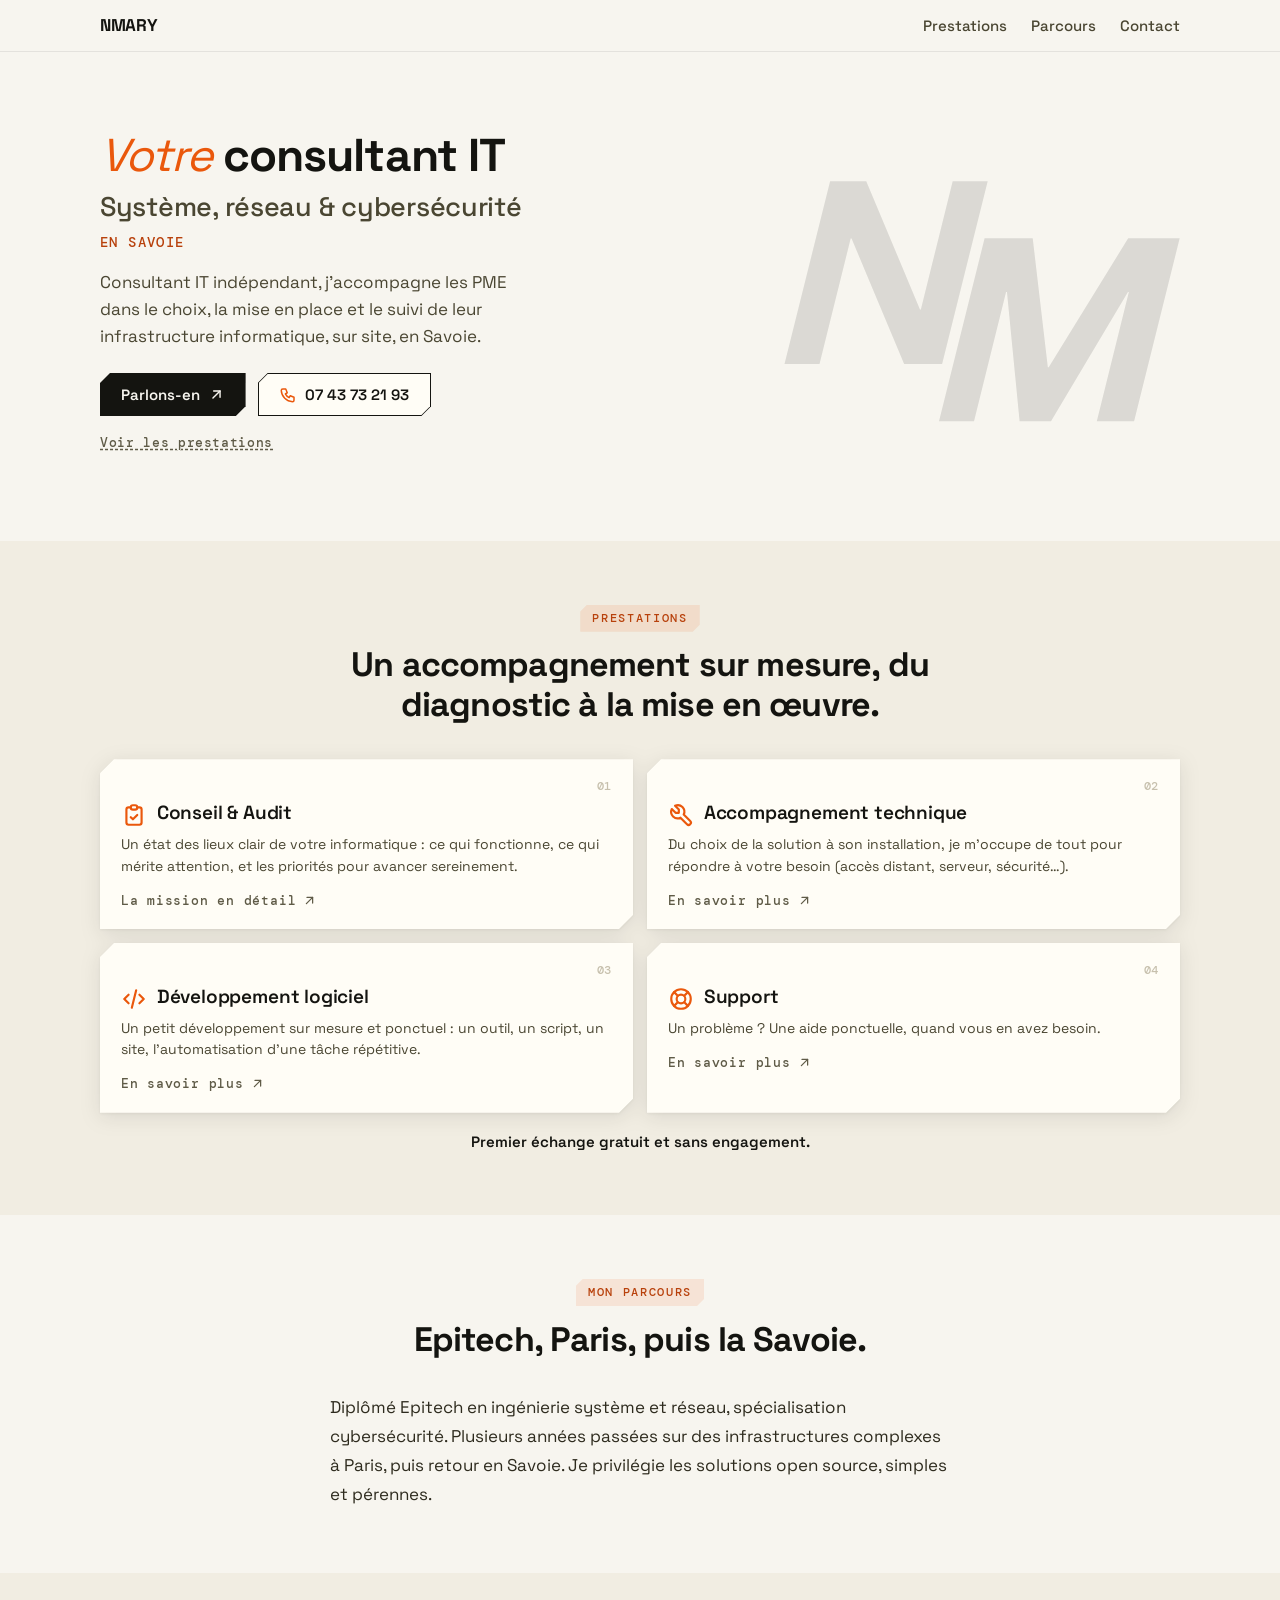
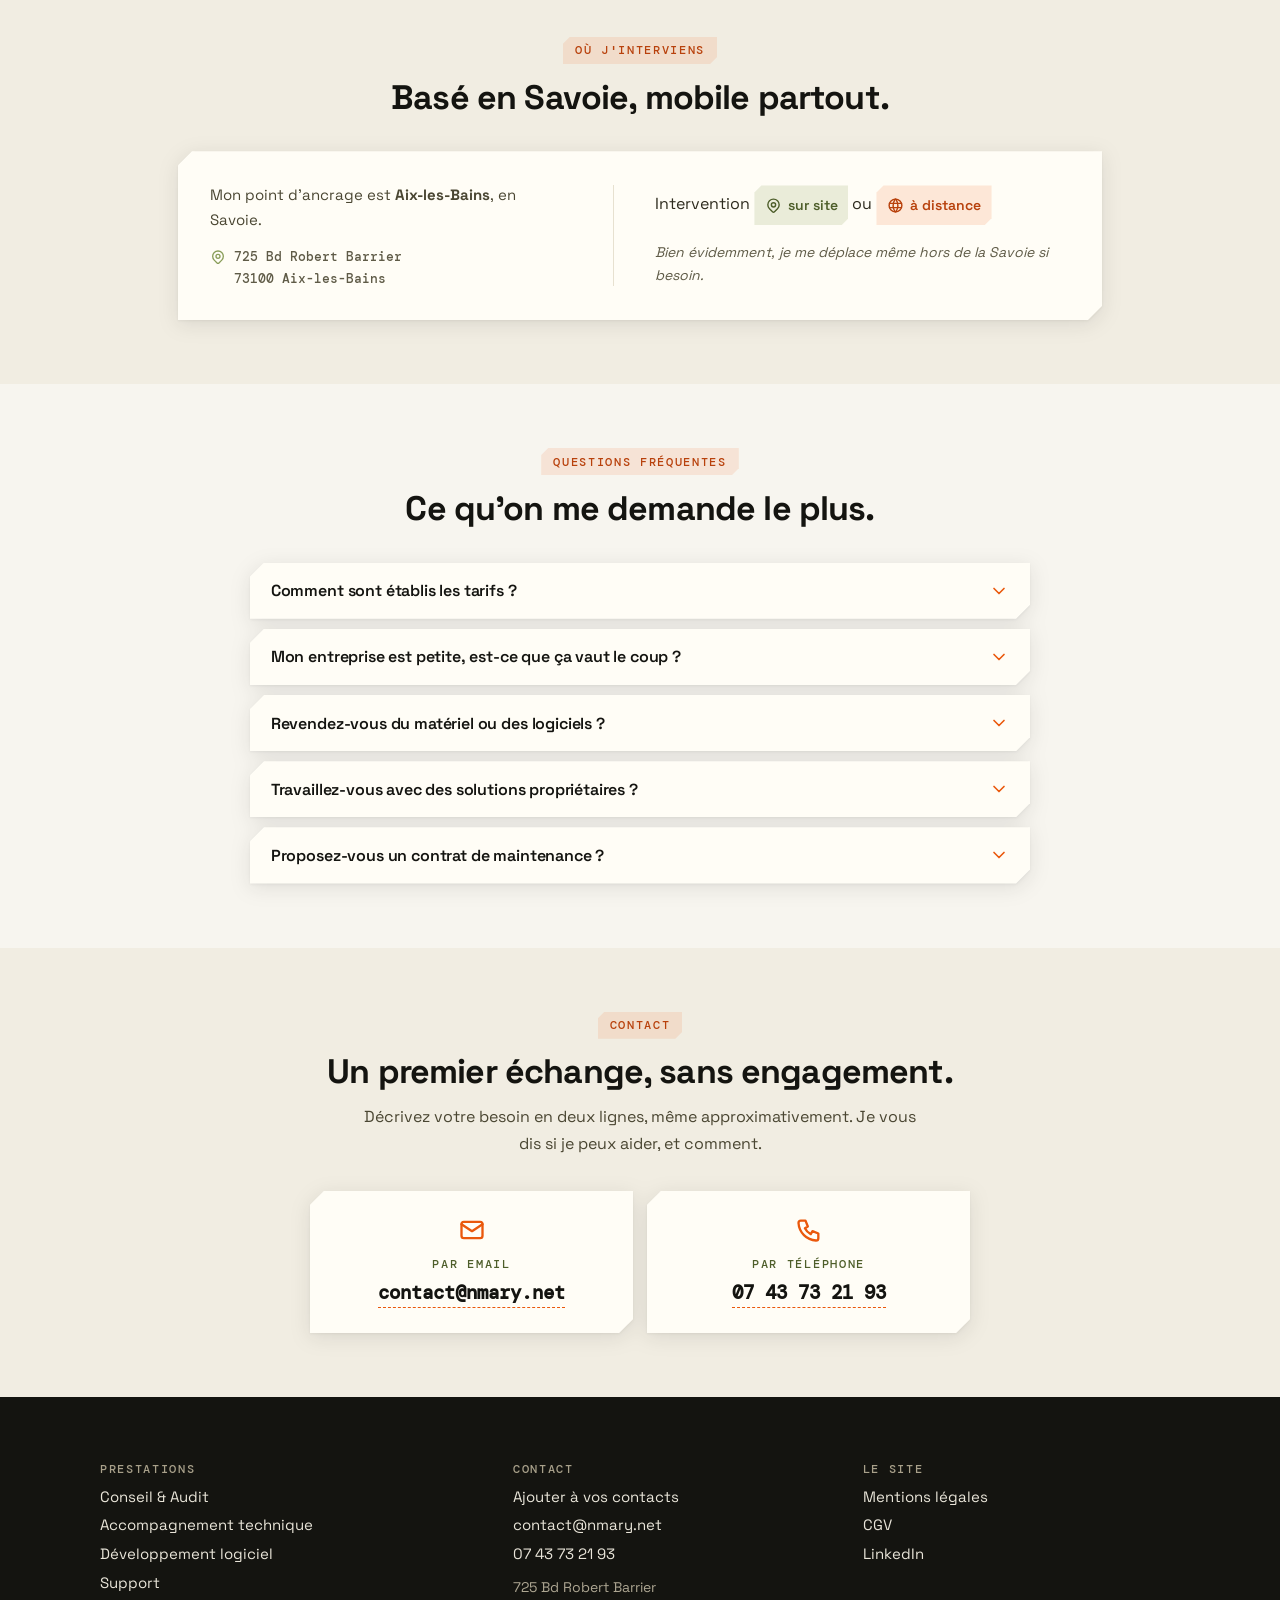
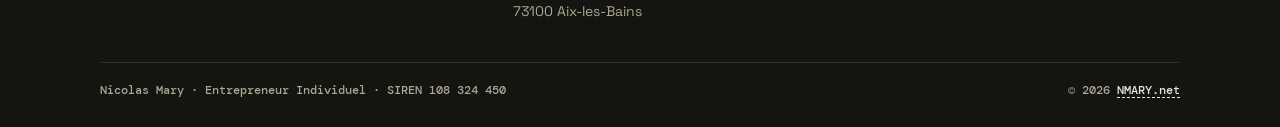
<file: index.html>
<!DOCTYPE html>
<html lang="fr">
<head>
<meta charset="utf-8">
<meta name="viewport" content="width=device-width, initial-scale=1">
<title>NMARY · Consultant IT en Savoie</title>
<link rel="icon" type="image/svg+xml" href="assets/svg/NM.svg">
<meta name="description" content="Consultant IT indépendant à Aix-les-Bains, Savoie. Réseau, serveurs, cybersécurité pour PME.">
<link rel="canonical" href="https://www.nmary.net/">
<meta property="og:type" content="website">
<meta property="og:site_name" content="NMARY">
<meta property="og:locale" content="fr_FR">
<meta property="og:url" content="https://www.nmary.net/">
<meta property="og:title" content="NMARY · Consultant IT en Savoie">
<meta property="og:description" content="Consultant IT indépendant à Aix-les-Bains, Savoie. Réseau, serveurs, cybersécurité pour PME.">
<meta property="og:image" content="https://www.nmary.net/assets/og.png">
<meta property="og:image:width" content="1200">
<meta property="og:image:height" content="630">
<meta property="og:image:alt" content="NMARY · Votre consultant IT en Savoie">
<meta name="twitter:card" content="summary_large_image">
<meta name="twitter:title" content="NMARY · Consultant IT en Savoie">
<meta name="twitter:description" content="Consultant IT indépendant à Aix-les-Bains, Savoie. Réseau, serveurs, cybersécurité pour PME.">
<meta name="twitter:image" content="https://www.nmary.net/assets/og.png">
<link rel="preload" href="assets/fonts/space-grotesk-latin.woff2" as="font" type="font/woff2" crossorigin>
<link rel="stylesheet" href="assets/style.css">
<script type="application/ld+json">
{
  "@context": "https://schema.org",
  "@type": "ProfessionalService",
  "name": "NMARY",
  "legalName": "Nicolas Mary",
  "identifier": {
    "@type": "PropertyValue",
    "name": "SIRET",
    "value": "10832445000015"
  },
  "description": "Consultant IT indépendant pour PME en Savoie : conseil et audit, accompagnement technique, développement logiciel et support.",
  "url": "https://www.nmary.net",
  "email": "contact@nmary.net",
  "telephone": "+33743732193",
  "founder": "Nicolas Mary",
  "sameAs": ["https://www.linkedin.com/in/nmary/"],
  "image": "https://www.nmary.net/assets/svg/NM.svg",
  "address": {
    "@type": "PostalAddress",
    "streetAddress": "725 Bd Robert Barrier",
    "postalCode": "73100",
    "addressLocality": "Aix-les-Bains",
    "addressRegion": "Savoie",
    "addressCountry": "FR"
  },
  "areaServed": ["Aix-les-Bains", "Chambéry", "Annecy", "Yenne", "Savoie", "Haute-Savoie"],
  "knowsAbout": ["Réseau", "Serveurs Linux", "Cybersécurité", "Développement logiciel"],
  "hasOfferCatalog": {
    "@type": "OfferCatalog",
    "name": "Prestations",
    "itemListElement": [
      {
        "@type": "Offer",
        "itemOffered": {
          "@type": "Service",
          "name": "Conseil & Audit : système, réseau & cybersécurité",
          "url": "https://www.nmary.net/conseil-audit.html"
        }
      },
      {
        "@type": "Offer",
        "itemOffered": {
          "@type": "Service",
          "name": "Accompagnement technique",
          "url": "https://www.nmary.net/accompagnement-technique.html"
        }
      },
      {
        "@type": "Offer",
        "itemOffered": {
          "@type": "Service",
          "name": "Développement logiciel sur mesure",
          "url": "https://www.nmary.net/developpement-logiciel.html"
        }
      },
      {
        "@type": "Offer",
        "itemOffered": {
          "@type": "Service",
          "name": "Support informatique ponctuel",
          "url": "https://www.nmary.net/support.html"
        }
      }
    ]
  }
}
</script>
<script type="application/ld+json">
{
  "@context": "https://schema.org",
  "@type": "FAQPage",
  "mainEntity": [
    {
      "@type": "Question",
      "name": "Comment sont établis les tarifs ?",
      "acceptedAnswer": {
        "@type": "Answer",
        "text": "Je travaille à la journée, et le nombre de jours est estimé et annoncé avant de commencer : vous validez un montant, pas un compteur qui tourne. Sur les missions longues, on réajuste en cours de route, d'un commun accord. Le premier échange est gratuit et sans engagement."
      }
    },
    {
      "@type": "Question",
      "name": "Mon entreprise est petite, est-ce que ça vaut le coup ?",
      "acceptedAnswer": {
        "@type": "Answer",
        "text": "Oui. J'accompagne les TPE et PME, avec des solutions à la juste mesure de votre activité et de votre budget."
      }
    },
    {
      "@type": "Question",
      "name": "Revendez-vous du matériel ou des logiciels ?",
      "acceptedAnswer": {
        "@type": "Answer",
        "text": "Non. Je suis indépendant de tout fournisseur, je vous conseille dans votre seul intérêt, sans commission sur ce que vous achetez."
      }
    },
    {
      "@type": "Question",
      "name": "Travaillez-vous avec des solutions propriétaires ?",
      "acceptedAnswer": {
        "@type": "Answer",
        "text": "Je privilégie l'open source pour des solutions simples et pérennes, mais je m'adapte à votre existant et à vos contraintes."
      }
    },
    {
      "@type": "Question",
      "name": "Proposez-vous un contrat de maintenance ?",
      "acceptedAnswer": {
        "@type": "Answer",
        "text": "Pas à ce jour. J'interviens en mission et en support ponctuel, sans contrat récurrent ni abonnement."
      }
    }
  ]
}
</script>
</head>
<body>
<div class="page">
<nav class="nav">
  <div class="nav-inner">
    <a class="nav-logo" href="index.html">NMARY</a>
    <div class="nav-links">
      <a href="#prestations">Prestations</a>
      <a href="#parcours">Parcours</a>
      <a href="#contact">Contact</a>
    </div>
  </div>
</nav>
  <main>

    <div class="band presta-hero">
      <div class="band-inner">
        <div class="hero">
          <div class="hero-text">
            <h1 class="hero-title">
              <span class="hero-line1"><em class="hero-you">Votre</em> <span class="hero-role">consultant IT</span></span>
              <span class="hero-line2">Système, réseau &amp; cybersécurité</span>
              <span class="hero-badge">EN SAVOIE</span>
            </h1>
            <p class="hero-desc">Consultant IT indépendant, j'accompagne les PME dans le choix, la mise en place et le suivi de leur infrastructure informatique, sur site, en Savoie.</p>
            <div class="hero-actions">
              <a class="cta" href="mailto:contact@nmary.net">Parlons-en<svg class="icon cta-arrow"><use href="assets/icons.svg#i-arrow-up-right"/></svg></a>
              <a class="cta-ghost" href="tel:+33743732193">
                <span class="cta-ghost-inner"><svg class="icon cta-phone"><use href="assets/icons.svg#i-phone"/></svg>07 43 73 21 93</span>
              </a>
            </div>
            <div class="hero-sub-actions">
              <a class="hero-jump link-dashed" href="#prestations">Voir les prestations</a>
            </div>
          </div>
          <div class="mark">
            <svg viewBox="0 0 189 187" aria-label="NMARY">
              <path class="wm" d="M76.5867 128H58.6667L33.8133 68.6933H33.3867L18.6667 128H2.13333L23.68 41.6H40.7467L66.1333 102.187H66.56L81.6 41.6H98.1333L76.5867 128Z"></path>
              <path class="wm" d="M75.1333 155L96.68 68.6H119.4L126.547 129.507H126.973L164.52 68.6H188.84L167.293 155H149.693L164.84 93.9867H164.413L128.04 155H113.213L107.24 93.9867H106.813L91.6667 155H75.1333Z"></path>
            </svg>
          </div>
        </div>
      </div>
    </div>

    <section class="band band-alt" id="prestations">
      <div class="band-inner">
        <div class="sec-head">
          <span class="sec-pill">Prestations</span>
          <h2 class="sec-title">Un accompagnement sur mesure, du diagnostic à la mise en œuvre.</h2>
        </div>
        <div class="grid">
        <a class="card row" href="conseil-audit.html">
          <span class="card-num">01</span>
          <h3 class="card-title">
            <svg class="icon card-icon"><use href="assets/icons.svg#i-clipboard-check"/></svg>
            <span>Conseil &amp; Audit</span>
          </h3>
          <div class="card-desc">Un état des lieux clair de votre informatique : ce qui fonctionne, ce qui mérite attention, et les priorités pour avancer sereinement.</div>
          <span class="card-more">La mission en détail<svg class="icon"><use href="assets/icons.svg#i-arrow-up-right"/></svg></span>
        </a>
        <a class="card row" href="accompagnement-technique.html">
          <span class="card-num">02</span>
          <h3 class="card-title">
            <svg class="icon card-icon"><use href="assets/icons.svg#i-tool"/></svg>
            <span>Accompagnement technique</span>
          </h3>
          <div class="card-desc">Du choix de la solution à son installation, je m'occupe de tout pour répondre à votre besoin (accès distant, serveur, sécurité…).</div>
          <span class="card-more">En savoir plus<svg class="icon"><use href="assets/icons.svg#i-arrow-up-right"/></svg></span>
        </a>
        <a class="card row" href="developpement-logiciel.html">
          <span class="card-num">03</span>
          <h3 class="card-title">
            <svg class="icon card-icon"><use href="assets/icons.svg#i-code"/></svg>
            <span>Développement logiciel</span>
          </h3>
          <div class="card-desc">Un petit développement sur mesure et ponctuel : un outil, un script, un site, l'automatisation d'une tâche répétitive.</div>
          <span class="card-more">En savoir plus<svg class="icon"><use href="assets/icons.svg#i-arrow-up-right"/></svg></span>
        </a>
        <a class="card row" href="support.html">
          <span class="card-num">04</span>
          <h3 class="card-title">
            <svg class="icon card-icon"><use href="assets/icons.svg#i-lifebuoy"/></svg>
            <span>Support</span>
          </h3>
          <div class="card-desc">Un problème ? Une aide ponctuelle, quand vous en avez besoin.</div>
          <span class="card-more">En savoir plus<svg class="icon"><use href="assets/icons.svg#i-arrow-up-right"/></svg></span>
        </a>
        </div>
        <p class="section-cta">Premier échange gratuit et sans engagement.</p>
      </div>
    </section>

    <section class="band" id="parcours">
      <div class="band-inner">
        <div class="sec-head">
          <span class="sec-pill">Mon parcours</span>
          <h2 class="sec-title">Epitech, Paris, puis la Savoie.</h2>
        </div>
        <div class="prose">
          <p class="parcours-text">Diplômé Epitech en ingénierie système et réseau, spécialisation cybersécurité. Plusieurs années passées sur des infrastructures complexes à Paris, puis retour en Savoie. Je privilégie les solutions <span>open source</span>, simples et pérennes.</p>
        </div>
      </div>
    </section>

    <section class="band band-alt" id="zone">
      <div class="band-inner">
        <div class="sec-head">
          <span class="sec-pill">Où j'interviens</span>
          <h2 class="sec-title">Basé en Savoie, mobile partout.</h2>
        </div>
        <div class="card-shell">
        <div class="card zone-box">
          <div class="zone-col zone-col-left">
            <p class="zone-desc">Mon point d'ancrage est <strong>Aix-les-Bains</strong>, en Savoie.</p>
            <p class="zone-address"><svg class="icon"><use href="assets/icons.svg#i-map-pin"/></svg><span>725 Bd Robert Barrier<br>73100 Aix-les-Bains</span></p>
          </div>
          <div class="zone-col zone-col-right">
            <p class="zone-line">Intervention <span class="zone-tag olive"><svg class="icon"><use href="assets/icons.svg#i-map-pin"/></svg>sur site</span> ou <span class="zone-tag orange"><svg class="icon"><use href="assets/icons.svg#i-world"/></svg>à distance</span></p>
            <p class="zone-note">Bien évidemment, je me déplace même hors de la Savoie si besoin.</p>
          </div>
        </div>
        </div>
      </div>
    </section>

    <section class="band" id="faq">
      <div class="band-inner">
        <div class="sec-head">
          <span class="sec-pill">Questions fréquentes</span>
          <h2 class="sec-title">Ce qu'on me demande le plus.</h2>
        </div>
        <div class="faq-list">
        <details class="card faq-item">
          <summary class="faq-question">Comment sont établis les tarifs ?<svg class="icon faq-chevron"><use href="assets/icons.svg#i-chevron-down"/></svg></summary>
          <div class="faq-answer">Je travaille à la journée, et le nombre de jours est estimé et annoncé avant de commencer : vous validez un montant, pas un compteur qui tourne. Sur les missions longues, on réajuste en cours de route, d'un commun accord. Le premier échange est gratuit et sans engagement.</div>
        </details>
        <details class="card faq-item">
          <summary class="faq-question">Mon entreprise est petite, est-ce que ça vaut le coup ?<svg class="icon faq-chevron"><use href="assets/icons.svg#i-chevron-down"/></svg></summary>
          <div class="faq-answer">Oui. J'accompagne les TPE et PME, avec des solutions à la juste mesure de votre activité et de votre budget.</div>
        </details>
        <details class="card faq-item">
          <summary class="faq-question">Revendez-vous du matériel ou des logiciels ?<svg class="icon faq-chevron"><use href="assets/icons.svg#i-chevron-down"/></svg></summary>
          <div class="faq-answer">Non. Je suis indépendant de tout fournisseur, je vous conseille dans votre seul intérêt, sans commission sur ce que vous achetez.</div>
        </details>
        <details class="card faq-item">
          <summary class="faq-question">Travaillez-vous avec des solutions propriétaires ?<svg class="icon faq-chevron"><use href="assets/icons.svg#i-chevron-down"/></svg></summary>
          <div class="faq-answer">Je privilégie l'open source pour des solutions simples et pérennes, mais je m'adapte à votre existant et à vos contraintes.</div>
        </details>
        <details class="card faq-item">
          <summary class="faq-question">Proposez-vous un contrat de maintenance ?<svg class="icon faq-chevron"><use href="assets/icons.svg#i-chevron-down"/></svg></summary>
          <div class="faq-answer">Pas à ce jour. J'interviens en mission et en <a href="support.html">support ponctuel</a>, sans contrat récurrent ni abonnement.</div>
        </details>
        </div>
      </div>
    </section>

    <section class="band band-alt" id="contact">
      <div class="band-inner">
        <div class="sec-head">
          <span class="sec-pill">Contact</span>
          <h2 class="sec-title">Un premier échange, sans engagement.</h2>
          <p class="sec-lead">Décrivez votre besoin en deux lignes, même approximativement. Je vous dis si je peux aider, et comment.</p>
        </div>
        <div class="contact-grid">
          <a class="card contact-card" href="mailto:contact@nmary.net">
            <svg class="icon contact-card-icon"><use href="assets/icons.svg#i-mail"/></svg>
            <span class="contact-card-label">Par email</span>
            <span class="contact-card-value">contact@nmary.net</span>
          </a>
          <a class="card contact-card" href="tel:+33743732193">
            <svg class="icon contact-card-icon"><use href="assets/icons.svg#i-phone"/></svg>
            <span class="contact-card-label">Par téléphone</span>
            <span class="contact-card-value">07 43 73 21 93</span>
          </a>
        </div>
      </div>
    </section>

  </main>

  <footer class="footer">
    <div class="footer-inner">
      <div class="footer-cols">
        <div class="footer-col">
          <div class="footer-col-title">Prestations</div>
          <a href="conseil-audit.html">Conseil &amp; Audit</a>
          <a href="accompagnement-technique.html">Accompagnement technique</a>
          <a href="developpement-logiciel.html">Développement logiciel</a>
          <a href="support.html">Support</a>
        </div>
        <div class="footer-col">
          <div class="footer-col-title">Contact</div>
          <a href="contact/">Ajouter à vos contacts</a>
          <a href="mailto:contact@nmary.net">contact@nmary.net</a>
          <a href="tel:+33743732193">07 43 73 21 93</a>
          <p class="footer-addr">725 Bd Robert Barrier<br>73100 Aix-les-Bains</p>
        </div>
        <div class="footer-col">
          <div class="footer-col-title">Le site</div>
          <a href="mentions-legales.html">Mentions légales</a>
          <a href="cgv.html">CGV</a>
          <a href="https://www.linkedin.com/in/nmary/" target="_blank" rel="noopener">LinkedIn</a>
        </div>
      </div>
      <div class="footer-bottom">
        <span>Nicolas Mary · Entrepreneur Individuel · SIREN 108 324 450</span>
        <span>© 2026 <a class="footer-brand" href="https://nmary.net">NMARY.net</a></span>
      </div>
    </div>
  </footer>
</div>
</body>
</html>
</file>
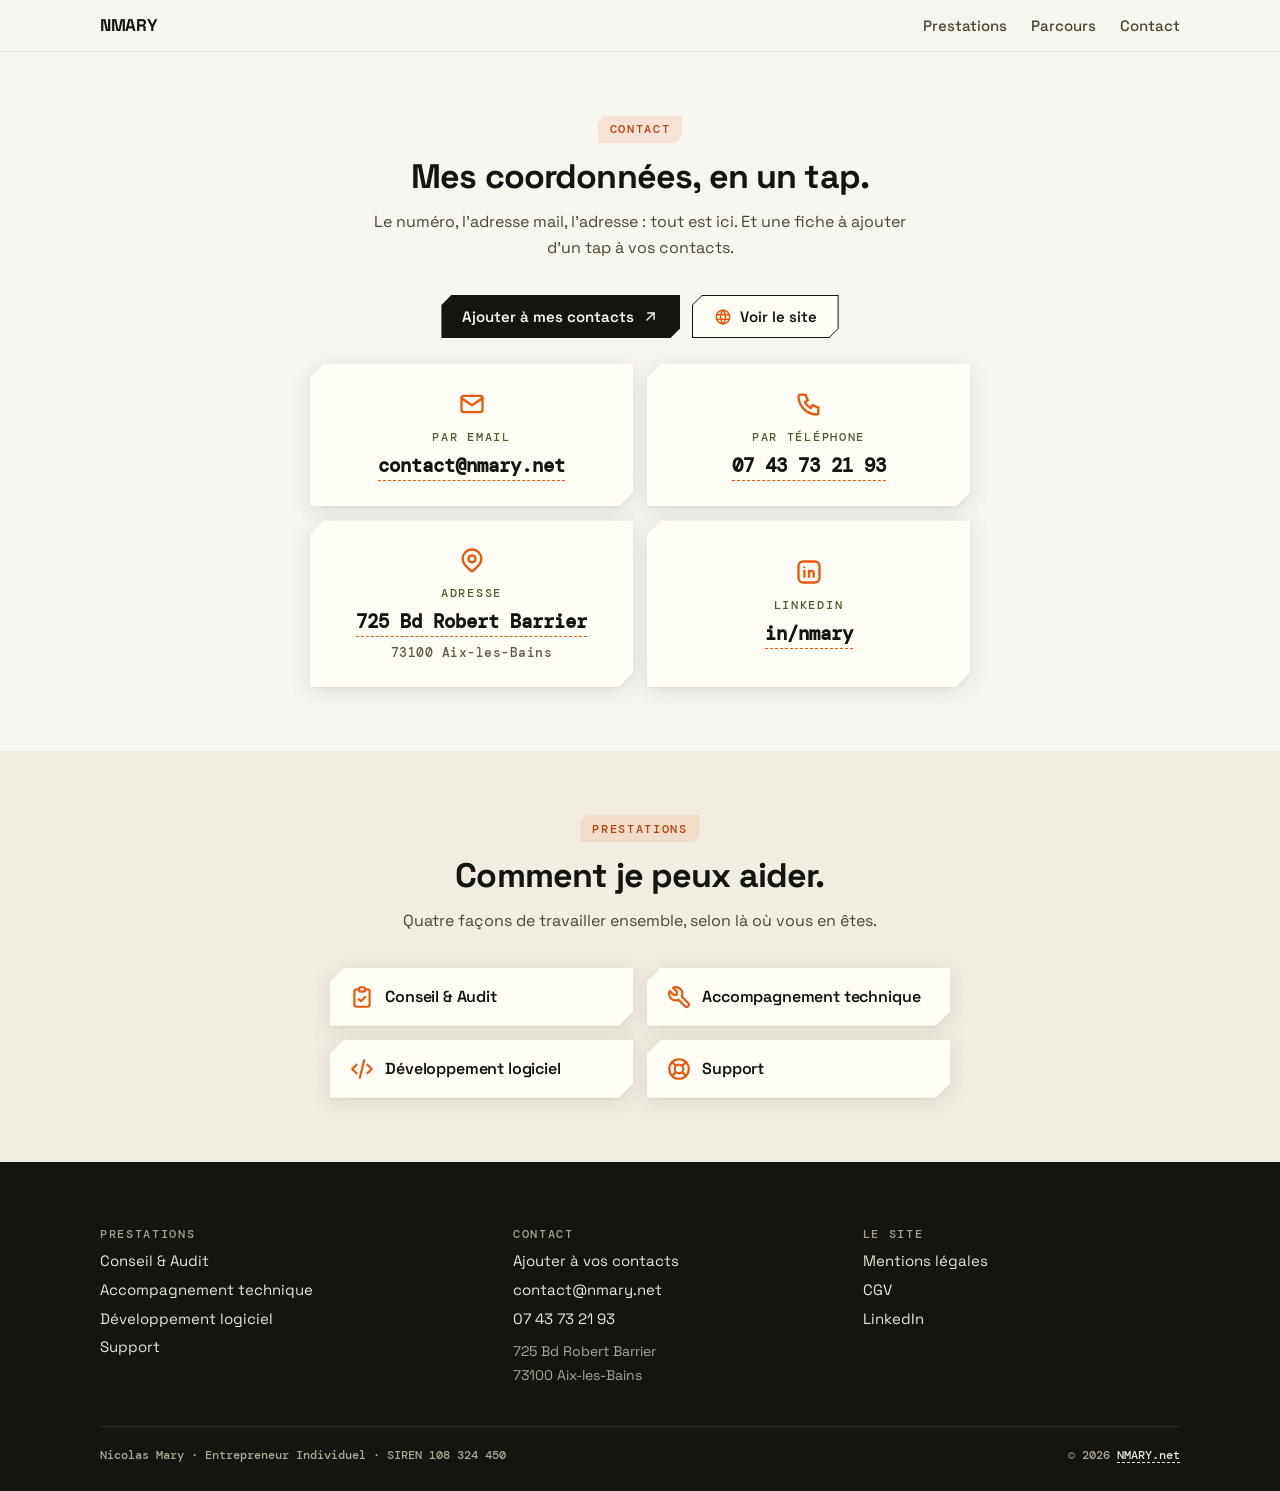
<file: contact/index.html>
<!DOCTYPE html>
<html lang="fr">
<head>
<meta charset="utf-8">
<meta name="viewport" content="width=device-width, initial-scale=1">
<title>Contact · NMARY</title>
<link rel="icon" type="image/svg+xml" href="../assets/svg/NM.svg">
<meta name="description" content="Coordonnées de Nicolas Mary, consultant IT indépendant à Aix-les-Bains : téléphone, email, adresse, et fiche contact à enregistrer.">
<link rel="canonical" href="https://www.nmary.net/contact">
<meta property="og:type" content="website">
<meta property="og:site_name" content="NMARY">
<meta property="og:locale" content="fr_FR">
<meta property="og:url" content="https://www.nmary.net/contact">
<meta property="og:title" content="Contact · NMARY">
<meta property="og:description" content="Coordonnées de Nicolas Mary, consultant IT indépendant à Aix-les-Bains, Savoie.">
<meta property="og:image" content="https://www.nmary.net/assets/og.png">
<meta property="og:image:width" content="1200">
<meta property="og:image:height" content="630">
<meta property="og:image:alt" content="NMARY · Votre consultant IT en Savoie">
<meta name="twitter:card" content="summary_large_image">
<meta name="twitter:title" content="Contact · NMARY">
<meta name="twitter:description" content="Coordonnées de Nicolas Mary, consultant IT indépendant à Aix-les-Bains, Savoie.">
<meta name="twitter:image" content="https://www.nmary.net/assets/og.png">
<link rel="preload" href="../assets/fonts/space-grotesk-latin.woff2" as="font" type="font/woff2" crossorigin>
<link rel="stylesheet" href="../assets/style.css">
</head>
<body>
<div class="page">
<nav class="nav">
  <div class="nav-inner">
    <a class="nav-logo" href="../index.html">NMARY</a>
    <div class="nav-links">
      <a href="../index.html#prestations">Prestations</a>
      <a href="../index.html#parcours">Parcours</a>
      <a href="../index.html#contact">Contact</a>
    </div>
  </div>
</nav>
  <main>

    <section class="band">
      <div class="band-inner">
        <div class="sec-head">
          <span class="sec-pill">Contact</span>
          <h2 class="sec-title">Mes coordonnées, en un tap.</h2>
          <p class="sec-lead">Le numéro, l'adresse mail, l'adresse&nbsp;: tout est ici. Et une fiche à ajouter d'un tap à vos contacts.</p>
        </div>

        <div class="hero-actions contact-actions">
          <!-- Pas d'attribut `download` : sur iOS il envoie le fichier dans Fichiers, alors
               qu'un lien nu ouvre la fiche contact et propose de l'enregistrer. Cette page
               arrive d'un scan de carte, donc du téléphone : c'est ce comportement-la qu'on
               veut, quitte a ce que le bureau telecharge le fichier.
               Pas de bouton telephone ici : la carte Par telephone est juste dessous. -->
          <a class="cta" href="nmary.vcf">Ajouter à mes contacts<svg class="icon cta-arrow"><use href="../assets/icons.svg#i-arrow-up-right"/></svg></a>
          <a class="cta-ghost" href="../index.html">
            <span class="cta-ghost-inner"><svg class="icon cta-ghost-icon"><use href="../assets/icons.svg#i-world"/></svg>Voir le site</span>
          </a>
        </div>

        <div class="contact-grid">
          <a class="card contact-card" href="mailto:contact@nmary.net">
            <svg class="icon contact-card-icon"><use href="../assets/icons.svg#i-mail"/></svg>
            <span class="contact-card-label">Par email</span>
            <span class="contact-card-value">contact@nmary.net</span>
          </a>
          <a class="card contact-card" href="tel:+33743732193">
            <svg class="icon contact-card-icon"><use href="../assets/icons.svg#i-phone"/></svg>
            <span class="contact-card-label">Par téléphone</span>
            <span class="contact-card-value">07 43 73 21 93</span>
          </a>
          <a class="card contact-card" href="https://www.google.com/maps/search/?api=1&amp;query=725+Bd+Robert+Barrier+73100+Aix-les-Bains" target="_blank" rel="noopener">
            <svg class="icon contact-card-icon"><use href="../assets/icons.svg#i-map-pin"/></svg>
            <span class="contact-card-label">Adresse</span>
            <span class="contact-card-value">725 Bd Robert Barrier</span>
            <span class="contact-card-sub">73100 Aix-les-Bains</span>
          </a>
          <a class="card contact-card" href="https://www.linkedin.com/in/nmary/" target="_blank" rel="noopener">
            <svg class="icon contact-card-icon"><use href="../assets/icons.svg#i-brand-linkedin"/></svg>
            <span class="contact-card-label">LinkedIn</span>
            <span class="contact-card-value">in/nmary</span>
          </a>
        </div>
      </div>
    </section>

    <section class="band band-alt">
      <div class="band-inner">
        <div class="sec-head">
          <span class="sec-pill">Prestations</span>
          <h2 class="sec-title">Comment je peux aider.</h2>
          <p class="sec-lead">Quatre façons de travailler ensemble, selon là où vous en êtes.</p>
        </div>
        <div class="presta-more presta-more-4">
          <a class="card row" href="../conseil-audit.html">
            <h3 class="card-title"><svg class="icon card-icon"><use href="../assets/icons.svg#i-clipboard-check"/></svg><span>Conseil &amp; Audit</span></h3>
          </a>
          <a class="card row" href="../accompagnement-technique.html">
            <h3 class="card-title"><svg class="icon card-icon"><use href="../assets/icons.svg#i-tool"/></svg><span>Accompagnement technique</span></h3>
          </a>
          <a class="card row" href="../developpement-logiciel.html">
            <h3 class="card-title"><svg class="icon card-icon"><use href="../assets/icons.svg#i-code"/></svg><span>Développement logiciel</span></h3>
          </a>
          <a class="card row" href="../support.html">
            <h3 class="card-title"><svg class="icon card-icon"><use href="../assets/icons.svg#i-lifebuoy"/></svg><span>Support</span></h3>
          </a>
        </div>
      </div>
    </section>

  </main>

  <footer class="footer">
    <div class="footer-inner">
      <div class="footer-cols">
        <div class="footer-col">
          <div class="footer-col-title">Prestations</div>
          <a href="../conseil-audit.html">Conseil &amp; Audit</a>
          <a href="../accompagnement-technique.html">Accompagnement technique</a>
          <a href="../developpement-logiciel.html">Développement logiciel</a>
          <a href="../support.html">Support</a>
        </div>
        <div class="footer-col">
          <div class="footer-col-title">Contact</div>
          <a href="../contact/">Ajouter à vos contacts</a>
          <a href="mailto:contact@nmary.net">contact@nmary.net</a>
          <a href="tel:+33743732193">07 43 73 21 93</a>
          <p class="footer-addr">725 Bd Robert Barrier<br>73100 Aix-les-Bains</p>
        </div>
        <div class="footer-col">
          <div class="footer-col-title">Le site</div>
          <a href="../mentions-legales.html">Mentions légales</a>
          <a href="../cgv.html">CGV</a>
          <a href="https://www.linkedin.com/in/nmary/" target="_blank" rel="noopener">LinkedIn</a>
        </div>
      </div>
      <div class="footer-bottom">
        <span>Nicolas Mary · Entrepreneur Individuel · SIREN 108 324 450</span>
        <span>© 2026 <a class="footer-brand" href="https://nmary.net">NMARY.net</a></span>
      </div>
    </div>
  </footer>
</div>
</body>
</html>
</file>
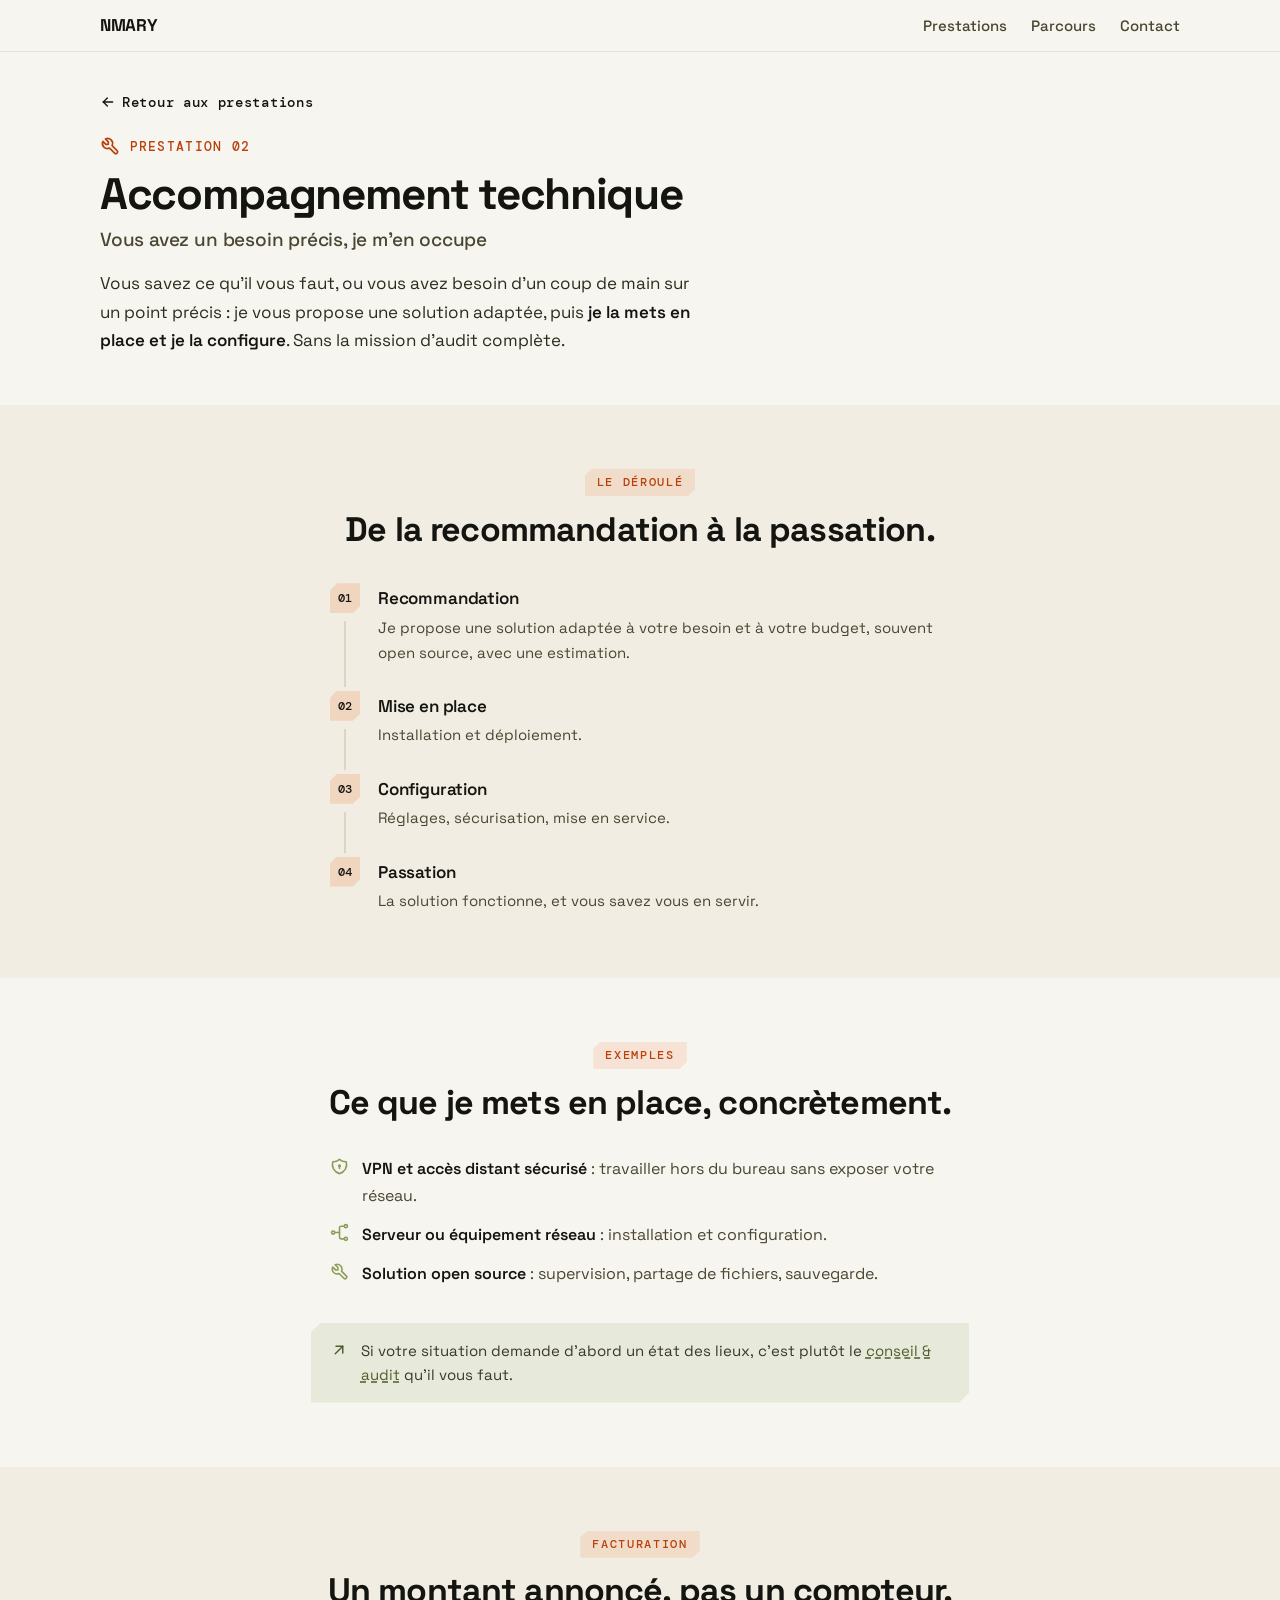
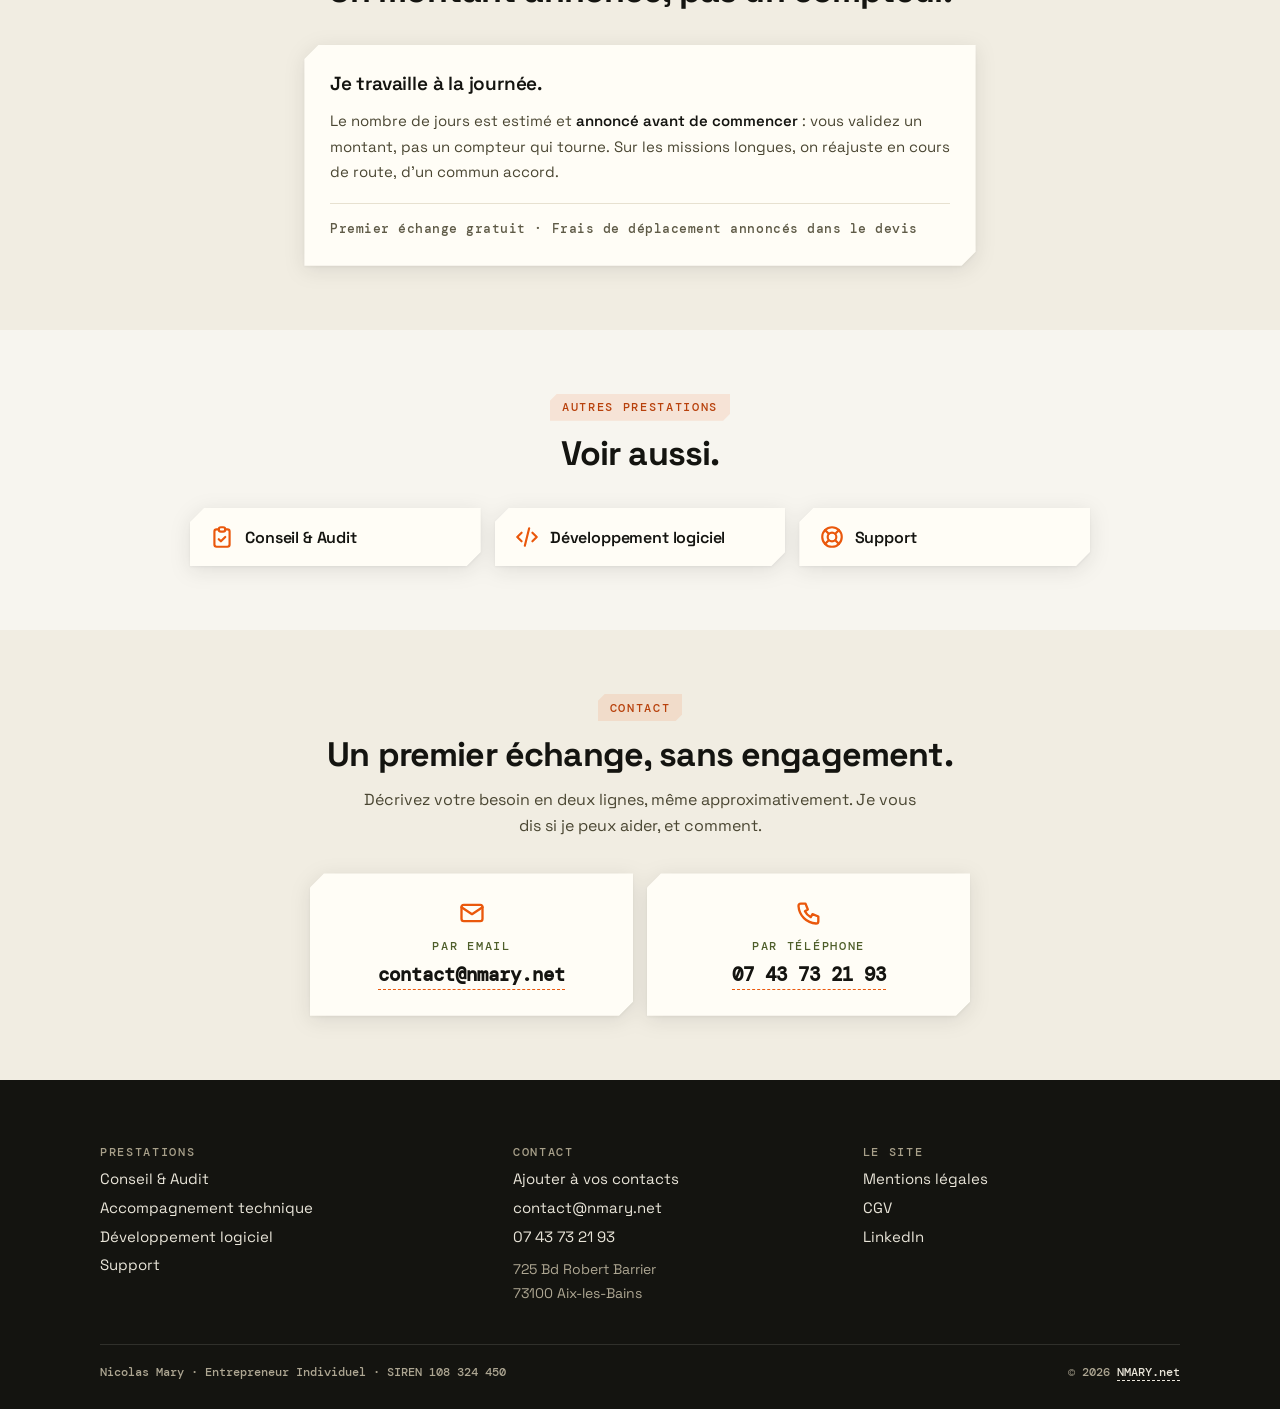
<file: accompagnement-technique.html>
<!DOCTYPE html>
<html lang="fr">
<head>
<meta charset="utf-8">
<meta name="viewport" content="width=device-width, initial-scale=1">
<title>Accompagnement technique IT · Mise en place &amp; configuration · NMARY</title>
<link rel="icon" type="image/svg+xml" href="assets/svg/NM.svg">
<meta name="description" content="Aide technique à la demande pour PME en Savoie : VPN et accès distant, serveur, équipement réseau, solution open source. Recommandation, mise en place, configuration et passation.">
<link rel="canonical" href="https://www.nmary.net/accompagnement-technique.html">
<meta property="og:type" content="website">
<meta property="og:site_name" content="NMARY">
<meta property="og:locale" content="fr_FR">
<meta property="og:url" content="https://www.nmary.net/accompagnement-technique.html">
<meta property="og:title" content="Accompagnement technique IT · Mise en place &amp; configuration · NMARY">
<meta property="og:description" content="Aide technique à la demande pour PME en Savoie : VPN et accès distant, serveur, équipement réseau, solution open source.">
<meta property="og:image" content="https://www.nmary.net/assets/og.png">
<meta property="og:image:width" content="1200">
<meta property="og:image:height" content="630">
<meta name="twitter:card" content="summary_large_image">
<link rel="preload" href="assets/fonts/space-grotesk-latin.woff2" as="font" type="font/woff2" crossorigin>
<link rel="stylesheet" href="assets/style.css">
<script type="application/ld+json">
{
  "@context": "https://schema.org",
  "@type": "Service",
  "name": "Accompagnement technique",
  "serviceType": "Mise en place et configuration d'infrastructure informatique",
  "description": "Aide technique à la demande : recommandation d'une solution adaptée, mise en place, configuration et passation. VPN et accès distant, serveurs, équipements réseau, solutions open source.",
  "url": "https://www.nmary.net/accompagnement-technique.html",
  "provider": {
    "@type": "ProfessionalService",
    "name": "NMARY",
    "url": "https://www.nmary.net"
  },
  "areaServed": [
    "Aix-les-Bains",
    "Chambéry",
    "Annecy",
    "Savoie",
    "Haute-Savoie"
  ],
  "audience": {
    "@type": "BusinessAudience",
    "name": "TPE et PME"
  }
}
</script>
</head>
<body>
<div class="page">
<nav class="nav">
  <div class="nav-inner">
    <a class="nav-logo" href="index.html">NMARY</a>
    <div class="nav-links">
      <a href="index.html#prestations">Prestations</a>
      <a href="index.html#parcours">Parcours</a>
      <a href="index.html#contact">Contact</a>
    </div>
  </div>
</nav>
  <main>

    <div class="band presta-hero">
      <div class="band-inner">
        <a href="index.html#prestations" class="back-link"><svg class="icon"><use href="assets/icons.svg#i-arrow-left"/></svg>Retour aux prestations</a>
        <header class="presta-header">
          <div class="presta-eyebrow">
            <svg class="icon"><use href="assets/icons.svg#i-tool"/></svg>
            <span>Prestation 02</span>
          </div>
          <h1 class="presta-title">Accompagnement technique</h1>
          <p class="presta-sub">Vous avez un besoin précis, je m'en occupe</p>
          <p class="presta-lead">Vous savez ce qu'il vous faut, ou vous avez besoin d'un coup de main sur un point précis : je vous propose une solution adaptée, puis <strong>je la mets en place et je la configure</strong>. Sans la mission d'audit complète.</p>
        </header>
      </div>
    </div>

    <section class="band band-alt">
      <div class="band-inner">
        <div class="sec-head">
          <span class="sec-pill">Le déroulé</span>
          <h2 class="sec-title">De la recommandation à la passation.</h2>
        </div>
        <ol class="flow">
          <li>
            <h3 class="flow-title">Recommandation</h3>
            <p class="flow-desc">Je propose une solution adaptée à votre besoin et à votre budget, souvent open source, avec une estimation.</p>
          </li>
          <li>
            <h3 class="flow-title">Mise en place</h3>
            <p class="flow-desc">Installation et déploiement.</p>
          </li>
          <li>
            <h3 class="flow-title">Configuration</h3>
            <p class="flow-desc">Réglages, sécurisation, mise en service.</p>
          </li>
          <li>
            <h3 class="flow-title">Passation</h3>
            <p class="flow-desc">La solution fonctionne, et vous savez vous en servir.</p>
          </li>
        </ol>
      </div>
    </section>
    <section class="band">
      <div class="band-inner">
        <div class="sec-head">
          <span class="sec-pill">Exemples</span>
          <h2 class="sec-title">Ce que je mets en place, concrètement.</h2>
        </div>
        <ul class="check-list">
          <li><svg class="icon"><use href="assets/icons.svg#i-shield-lock"/></svg><span><strong>VPN et accès distant sécurisé</strong> : travailler hors du bureau sans exposer votre réseau.</span></li>
          <li><svg class="icon"><use href="assets/icons.svg#i-topology"/></svg><span><strong>Serveur ou équipement réseau</strong> : installation et configuration.</span></li>
          <li><svg class="icon"><use href="assets/icons.svg#i-tool"/></svg><span><strong>Solution open source</strong> : supervision, partage de fichiers, sauvegarde.</span></li>
        </ul>
        <p class="presta-aside"><svg class="icon"><use href="assets/icons.svg#i-arrow-up-right"/></svg><span>Si votre situation demande d'abord un état des lieux, c'est plutôt le <a href="conseil-audit.html">conseil &amp; audit</a> qu'il vous faut.</span></p>
      </div>
    </section>
    <section class="band band-alt">
      <div class="band-inner">
        <div class="sec-head">
          <span class="sec-pill">Facturation</span>
          <h2 class="sec-title">Un montant annoncé, pas un compteur.</h2>
        </div>
        <div class="card-shell"><div class="card billing">
          <p class="billing-lead">Je travaille à la journée.</p>
          <p class="billing-note">Le nombre de jours est estimé et <strong>annoncé avant de commencer</strong> : vous validez un montant, pas un compteur qui tourne. Sur les missions longues, on réajuste en cours de route, d'un commun accord.</p>
          <p class="billing-meta">Premier échange gratuit · Frais de déplacement annoncés dans le devis</p>
        </div></div>
      </div>
    </section>
    <section class="band">
      <div class="band-inner">
        <div class="sec-head">
          <span class="sec-pill">Autres prestations</span>
          <h2 class="sec-title">Voir aussi.</h2>
        </div>
        <div class="presta-more">
          <a class="card row" href="conseil-audit.html">
            <h3 class="card-title"><svg class="icon card-icon"><use href="assets/icons.svg#i-clipboard-check"/></svg><span>Conseil &amp; Audit</span></h3>
          </a>
          <a class="card row" href="developpement-logiciel.html">
            <h3 class="card-title"><svg class="icon card-icon"><use href="assets/icons.svg#i-code"/></svg><span>Développement logiciel</span></h3>
          </a>
          <a class="card row" href="support.html">
            <h3 class="card-title"><svg class="icon card-icon"><use href="assets/icons.svg#i-lifebuoy"/></svg><span>Support</span></h3>
          </a>
        </div>
      </div>
    </section>

    <section class="band band-alt" id="contact">
      <div class="band-inner">
        <div class="sec-head">
          <span class="sec-pill">Contact</span>
          <h2 class="sec-title">Un premier échange, sans engagement.</h2>
          <p class="sec-lead">Décrivez votre besoin en deux lignes, même approximativement. Je vous dis si je peux aider, et comment.</p>
        </div>
        <div class="contact-grid">
          <a class="card contact-card" href="mailto:contact@nmary.net">
            <svg class="icon contact-card-icon"><use href="assets/icons.svg#i-mail"/></svg>
            <span class="contact-card-label">Par email</span>
            <span class="contact-card-value">contact@nmary.net</span>
          </a>
          <a class="card contact-card" href="tel:+33743732193">
            <svg class="icon contact-card-icon"><use href="assets/icons.svg#i-phone"/></svg>
            <span class="contact-card-label">Par téléphone</span>
            <span class="contact-card-value">07 43 73 21 93</span>
          </a>
        </div>
      </div>
    </section>

  </main>

  <footer class="footer">
    <div class="footer-inner">
      <div class="footer-cols">
        <div class="footer-col">
          <div class="footer-col-title">Prestations</div>
          <a href="conseil-audit.html">Conseil &amp; Audit</a>
          <a href="accompagnement-technique.html">Accompagnement technique</a>
          <a href="developpement-logiciel.html">Développement logiciel</a>
          <a href="support.html">Support</a>
        </div>
        <div class="footer-col">
          <div class="footer-col-title">Contact</div>
          <a href="contact/">Ajouter à vos contacts</a>
          <a href="mailto:contact@nmary.net">contact@nmary.net</a>
          <a href="tel:+33743732193">07 43 73 21 93</a>
          <p class="footer-addr">725 Bd Robert Barrier<br>73100 Aix-les-Bains</p>
        </div>
        <div class="footer-col">
          <div class="footer-col-title">Le site</div>
          <a href="mentions-legales.html">Mentions légales</a>
          <a href="cgv.html">CGV</a>
          <a href="https://www.linkedin.com/in/nmary/" target="_blank" rel="noopener">LinkedIn</a>
        </div>
      </div>
      <div class="footer-bottom">
        <span>Nicolas Mary · Entrepreneur Individuel · SIREN 108 324 450</span>
        <span>© 2026 <a class="footer-brand" href="https://nmary.net">NMARY.net</a></span>
      </div>
    </div>
  </footer>
</div>
</body>
</html>
</file>
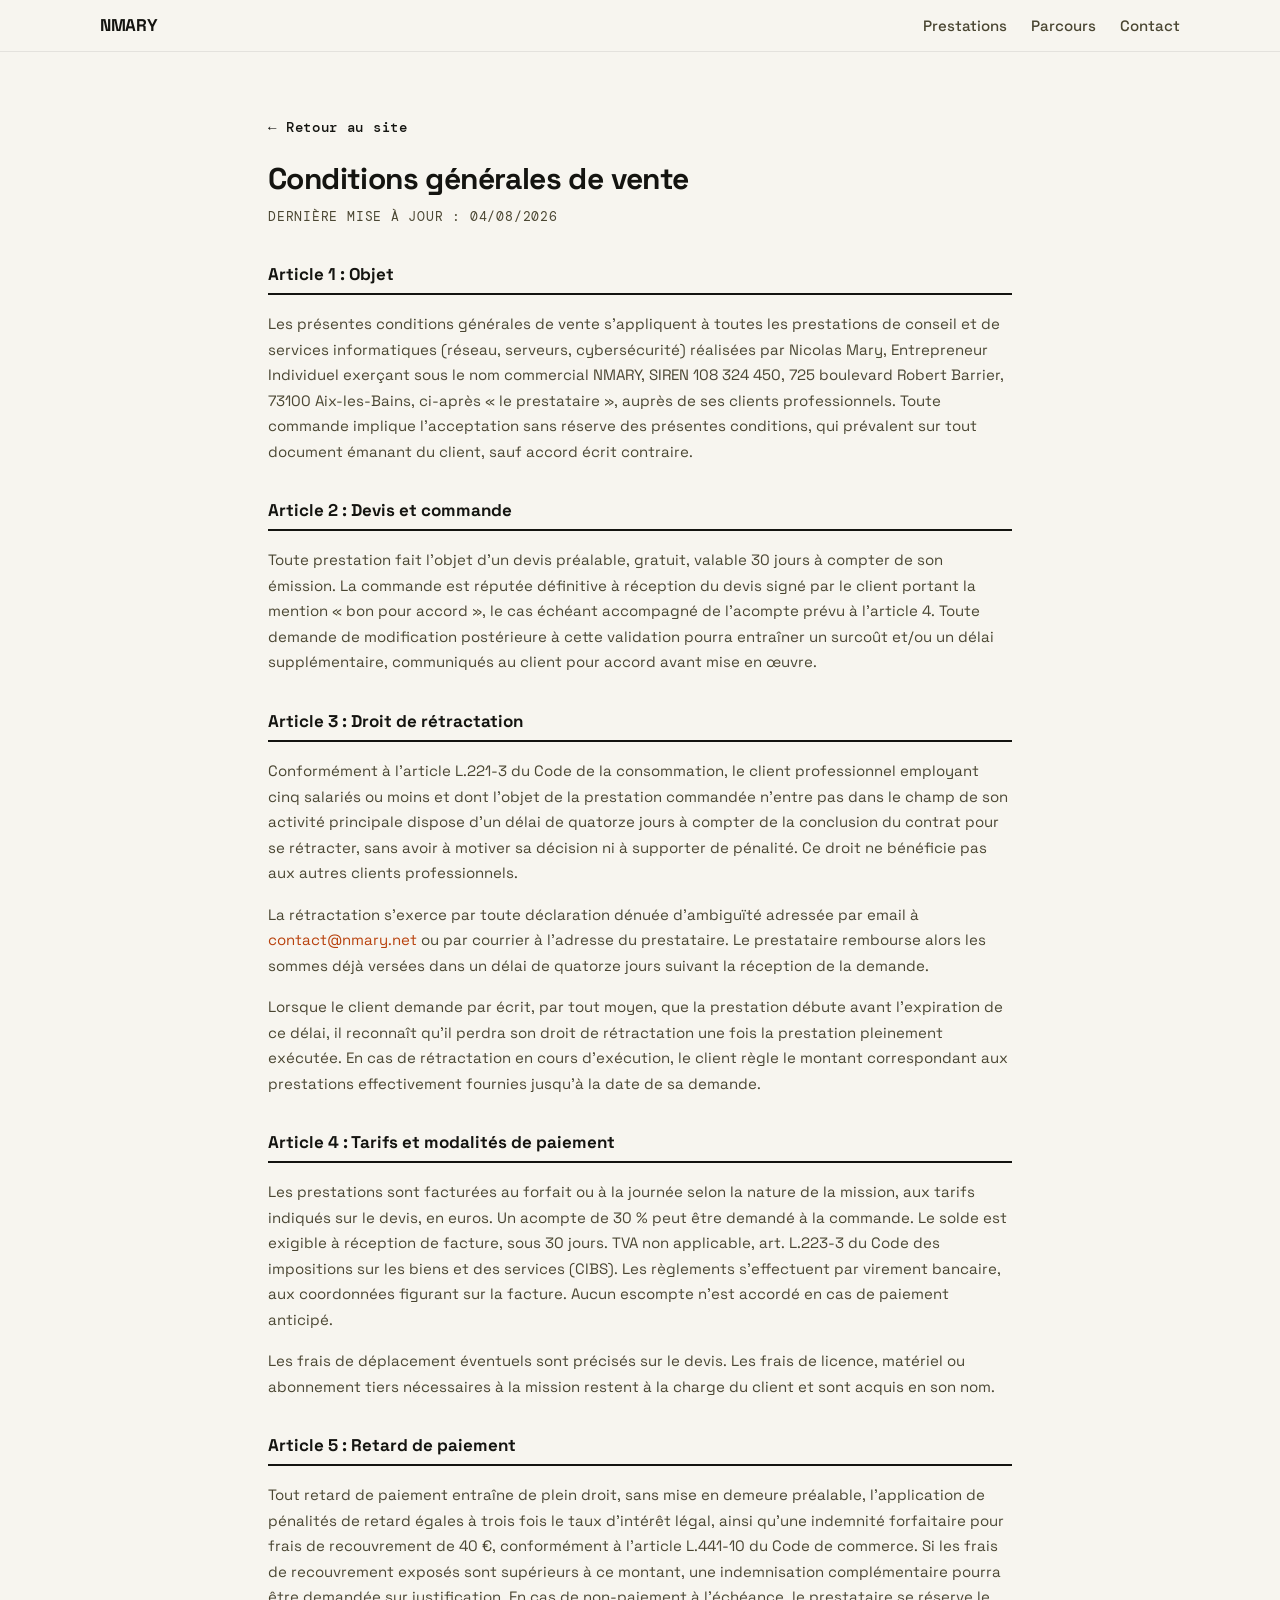
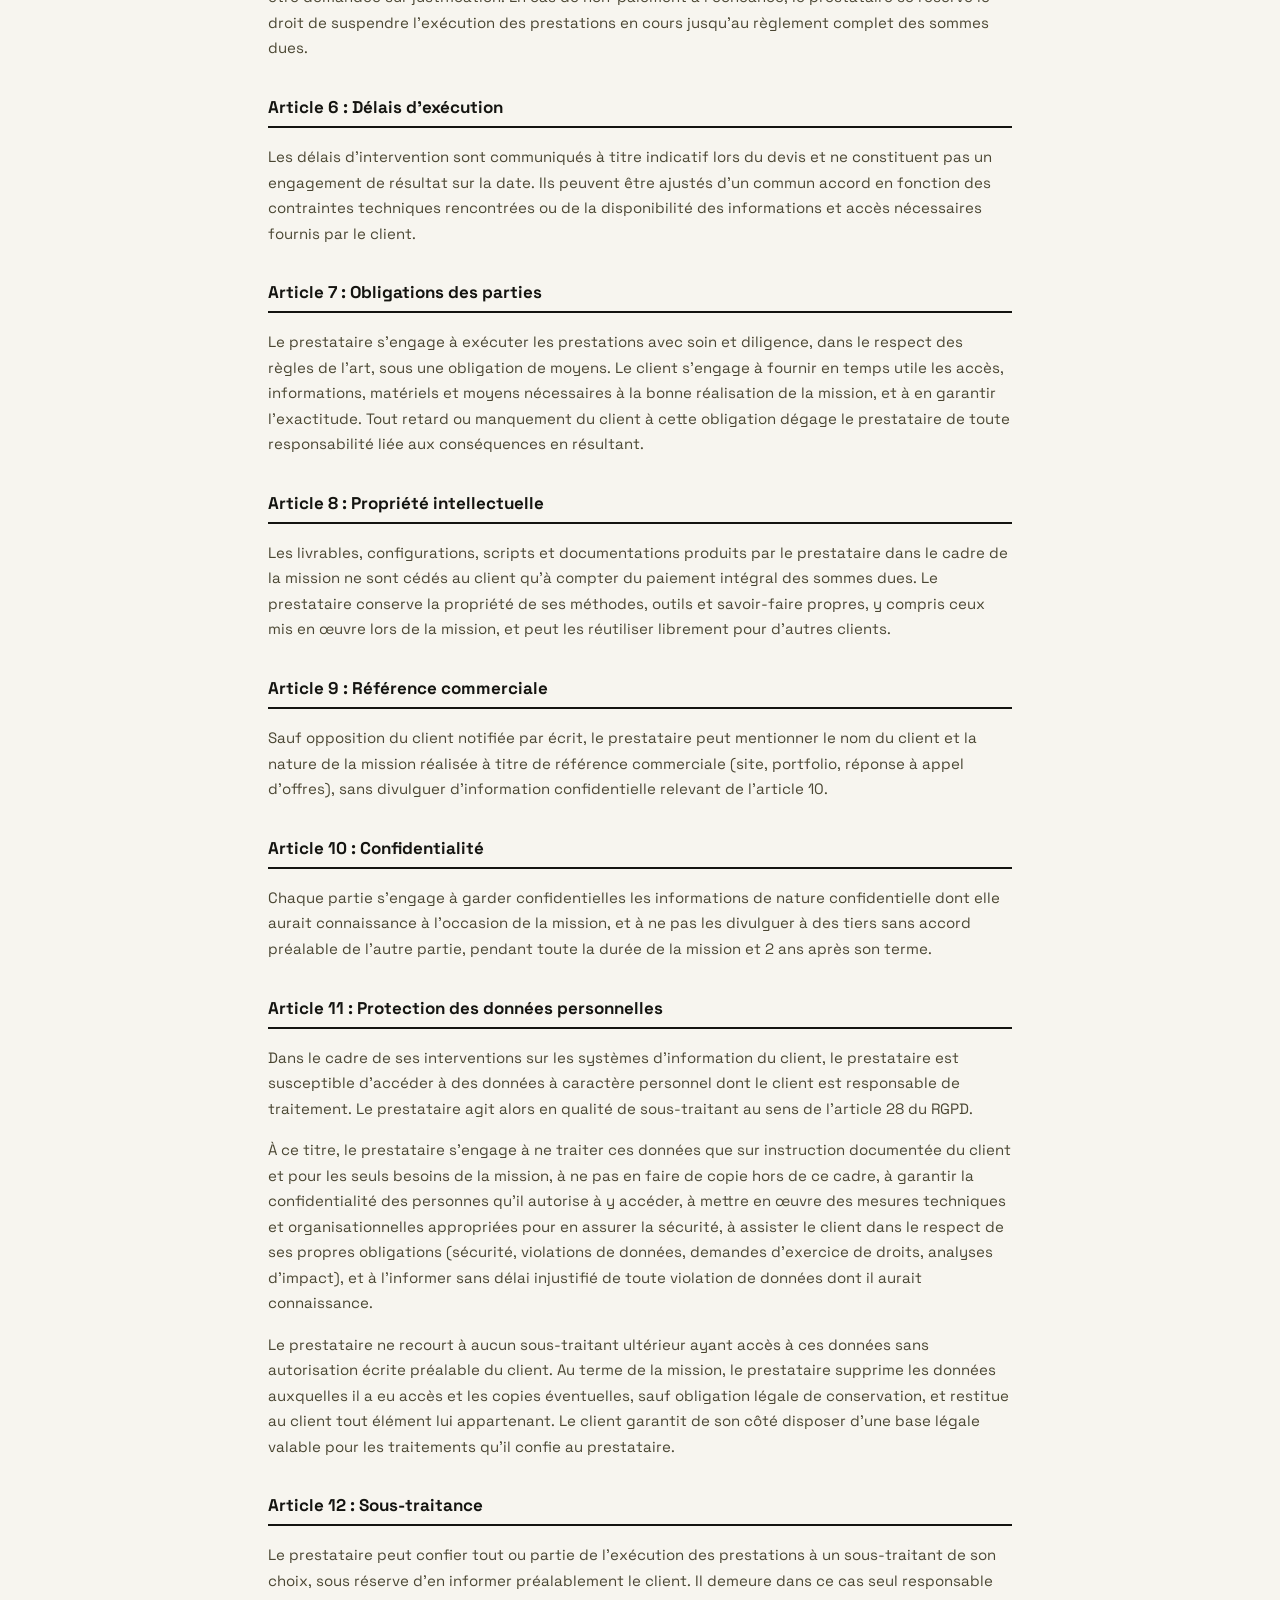
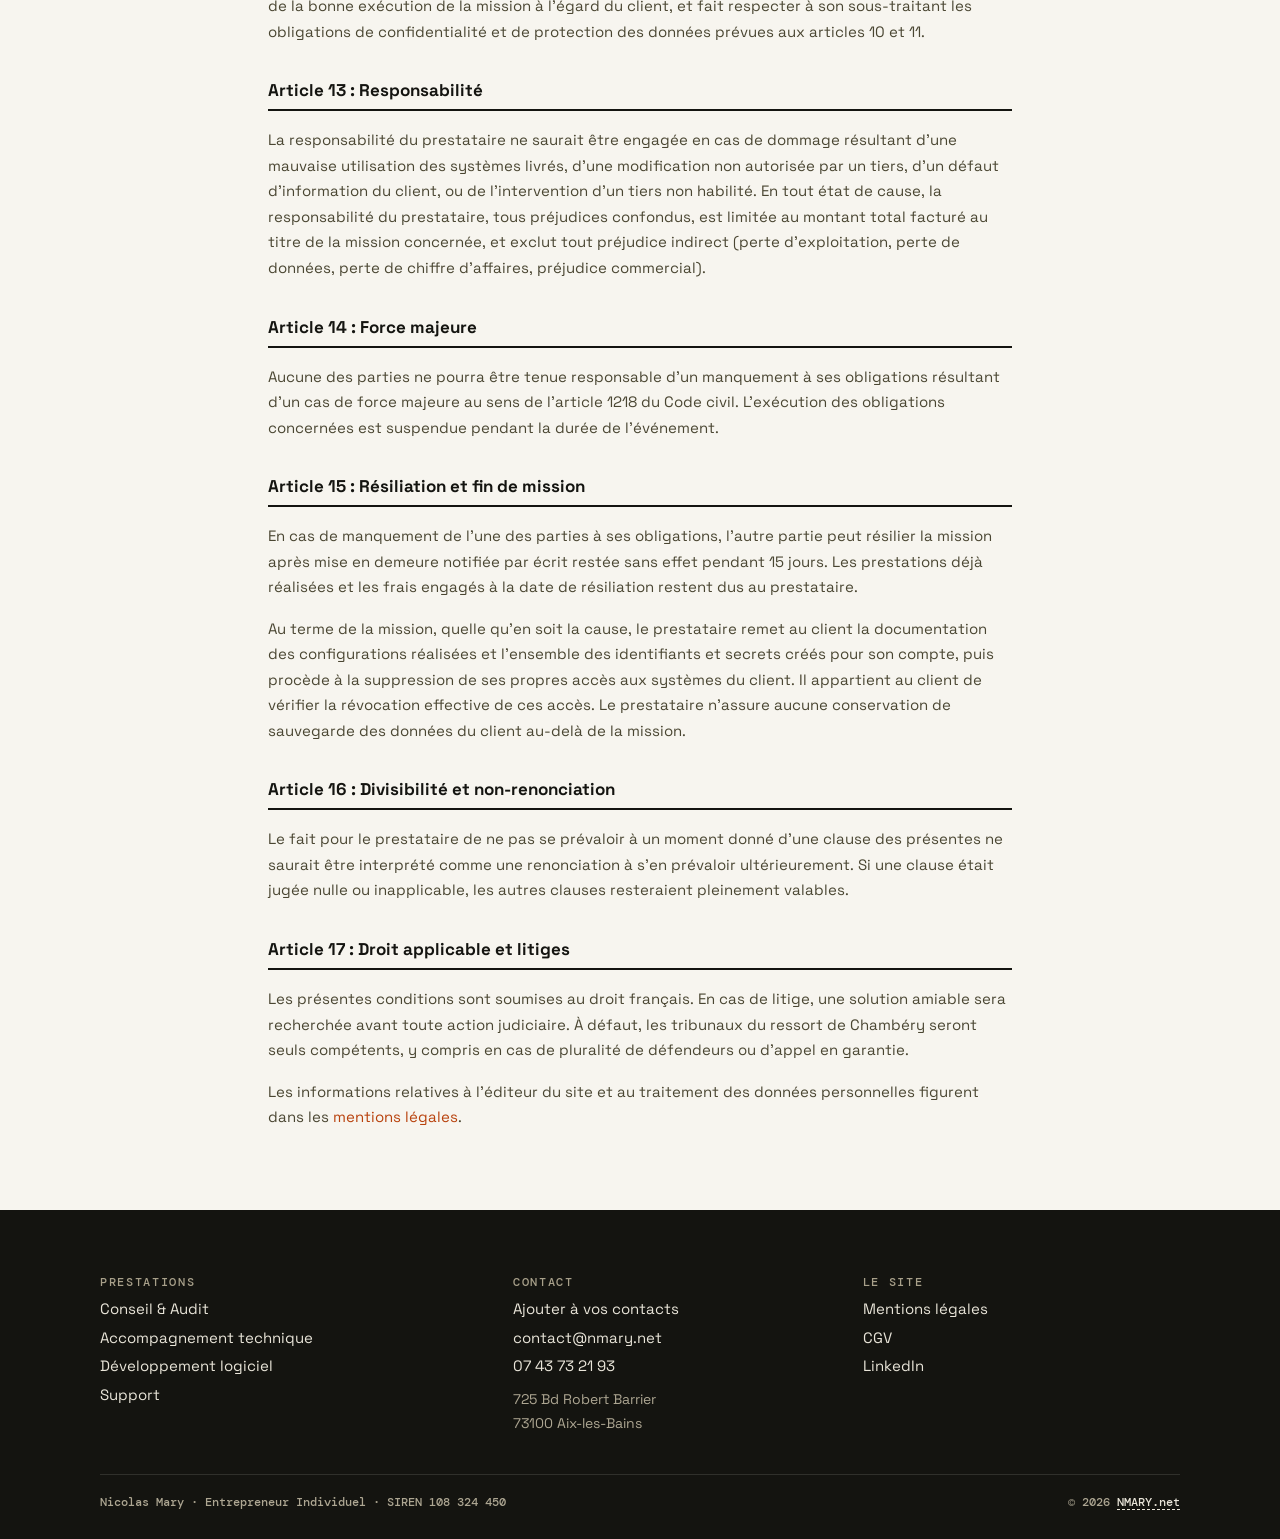
<file: cgv.html>
<!DOCTYPE html>
<html lang="fr">
<head>
<meta charset="utf-8">
<meta name="viewport" content="width=device-width, initial-scale=1">
<title>Conditions générales de vente · NMARY</title>
<link rel="icon" type="image/svg+xml" href="assets/svg/NM.svg">
<meta name="robots" content="noindex, follow">
<link rel="canonical" href="https://www.nmary.net/cgv.html">
<link rel="preload" href="assets/fonts/space-grotesk-latin.woff2" as="font" type="font/woff2" crossorigin>
<link rel="stylesheet" href="assets/style.css">
</head>
<body>
<div class="page">
<nav class="nav">
  <div class="nav-inner">
    <a class="nav-logo" href="index.html">NMARY</a>
    <div class="nav-links">
      <a href="index.html#prestations">Prestations</a>
      <a href="index.html#parcours">Parcours</a>
      <a href="index.html#contact">Contact</a>
    </div>
  </div>
</nav>
  <div class="legal-container">
    <div class="legal-wrap">

      <a href="index.html" class="back-link">← Retour au site</a>

      <h1 class="legal-title">Conditions générales de vente</h1>
      <p class="legal-updated">Dernière mise à jour : 04/08/2026</p>

      <div class="legal-sections">

        <section>
          <div class="legal-section-title">Article 1 : Objet</div>
          <p class="legal-section-text">Les présentes conditions générales de vente s'appliquent à toutes les prestations de conseil et de services informatiques (réseau, serveurs, cybersécurité) réalisées par Nicolas Mary, Entrepreneur Individuel exerçant sous le nom commercial NMARY, SIREN 108 324 450, 725 boulevard Robert Barrier, 73100 Aix-les-Bains, ci-après « le prestataire », auprès de ses clients professionnels. Toute commande implique l'acceptation sans réserve des présentes conditions, qui prévalent sur tout document émanant du client, sauf accord écrit contraire.</p>
        </section>

        <section>
          <div class="legal-section-title">Article 2 : Devis et commande</div>
          <p class="legal-section-text">Toute prestation fait l'objet d'un devis préalable, gratuit, valable 30 jours à compter de son émission. La commande est réputée définitive à réception du devis signé par le client portant la mention « bon pour accord », le cas échéant accompagné de l'acompte prévu à l'article 4. Toute demande de modification postérieure à cette validation pourra entraîner un surcoût et/ou un délai supplémentaire, communiqués au client pour accord avant mise en œuvre.</p>
        </section>

        <section>
          <div class="legal-section-title">Article 3 : Droit de rétractation</div>
          <p class="legal-section-text">Conformément à l'article L.221-3 du Code de la consommation, le client professionnel employant cinq salariés ou moins et dont l'objet de la prestation commandée n'entre pas dans le champ de son activité principale dispose d'un délai de quatorze jours à compter de la conclusion du contrat pour se rétracter, sans avoir à motiver sa décision ni à supporter de pénalité. Ce droit ne bénéficie pas aux autres clients professionnels.</p>
          <p class="legal-section-text">La rétractation s'exerce par toute déclaration dénuée d'ambiguïté adressée par email à <a href="mailto:contact@nmary.net">contact@nmary.net</a> ou par courrier à l'adresse du prestataire. Le prestataire rembourse alors les sommes déjà versées dans un délai de quatorze jours suivant la réception de la demande.</p>
          <p class="legal-section-text">Lorsque le client demande par écrit, par tout moyen, que la prestation débute avant l'expiration de ce délai, il reconnaît qu'il perdra son droit de rétractation une fois la prestation pleinement exécutée. En cas de rétractation en cours d'exécution, le client règle le montant correspondant aux prestations effectivement fournies jusqu'à la date de sa demande.</p>
        </section>

        <section>
          <div class="legal-section-title">Article 4 : Tarifs et modalités de paiement</div>
          <p class="legal-section-text">Les prestations sont facturées au forfait ou à la journée selon la nature de la mission, aux tarifs indiqués sur le devis, en euros. Un acompte de 30 % peut être demandé à la commande. Le solde est exigible à réception de facture, sous 30 jours. TVA non applicable, art. L.223-3 du Code des impositions sur les biens et des services (CIBS). Les règlements s'effectuent par virement bancaire, aux coordonnées figurant sur la facture. Aucun escompte n'est accordé en cas de paiement anticipé.</p>
          <p class="legal-section-text">Les frais de déplacement éventuels sont précisés sur le devis. Les frais de licence, matériel ou abonnement tiers nécessaires à la mission restent à la charge du client et sont acquis en son nom.</p>
        </section>

        <section>
          <div class="legal-section-title">Article 5 : Retard de paiement</div>
          <p class="legal-section-text">Tout retard de paiement entraîne de plein droit, sans mise en demeure préalable, l'application de pénalités de retard égales à trois fois le taux d'intérêt légal, ainsi qu'une indemnité forfaitaire pour frais de recouvrement de 40 €, conformément à l'article L.441-10 du Code de commerce. Si les frais de recouvrement exposés sont supérieurs à ce montant, une indemnisation complémentaire pourra être demandée sur justification. En cas de non-paiement à l'échéance, le prestataire se réserve le droit de suspendre l'exécution des prestations en cours jusqu'au règlement complet des sommes dues.</p>
        </section>

        <section>
          <div class="legal-section-title">Article 6 : Délais d'exécution</div>
          <p class="legal-section-text">Les délais d'intervention sont communiqués à titre indicatif lors du devis et ne constituent pas un engagement de résultat sur la date. Ils peuvent être ajustés d'un commun accord en fonction des contraintes techniques rencontrées ou de la disponibilité des informations et accès nécessaires fournis par le client.</p>
        </section>

        <section>
          <div class="legal-section-title">Article 7 : Obligations des parties</div>
          <p class="legal-section-text">Le prestataire s'engage à exécuter les prestations avec soin et diligence, dans le respect des règles de l'art, sous une obligation de moyens. Le client s'engage à fournir en temps utile les accès, informations, matériels et moyens nécessaires à la bonne réalisation de la mission, et à en garantir l'exactitude. Tout retard ou manquement du client à cette obligation dégage le prestataire de toute responsabilité liée aux conséquences en résultant.</p>
        </section>

        <section>
          <div class="legal-section-title">Article 8 : Propriété intellectuelle</div>
          <p class="legal-section-text">Les livrables, configurations, scripts et documentations produits par le prestataire dans le cadre de la mission ne sont cédés au client qu'à compter du paiement intégral des sommes dues. Le prestataire conserve la propriété de ses méthodes, outils et savoir-faire propres, y compris ceux mis en œuvre lors de la mission, et peut les réutiliser librement pour d'autres clients.</p>
        </section>

        <section>
          <div class="legal-section-title">Article 9 : Référence commerciale</div>
          <p class="legal-section-text">Sauf opposition du client notifiée par écrit, le prestataire peut mentionner le nom du client et la nature de la mission réalisée à titre de référence commerciale (site, portfolio, réponse à appel d'offres), sans divulguer d'information confidentielle relevant de l'article 10.</p>
        </section>

        <section>
          <div class="legal-section-title">Article 10 : Confidentialité</div>
          <p class="legal-section-text">Chaque partie s'engage à garder confidentielles les informations de nature confidentielle dont elle aurait connaissance à l'occasion de la mission, et à ne pas les divulguer à des tiers sans accord préalable de l'autre partie, pendant toute la durée de la mission et 2 ans après son terme.</p>
        </section>

        <section>
          <div class="legal-section-title">Article 11 : Protection des données personnelles</div>
          <p class="legal-section-text">Dans le cadre de ses interventions sur les systèmes d'information du client, le prestataire est susceptible d'accéder à des données à caractère personnel dont le client est responsable de traitement. Le prestataire agit alors en qualité de sous-traitant au sens de l'article 28 du RGPD.</p>
          <p class="legal-section-text">À ce titre, le prestataire s'engage à ne traiter ces données que sur instruction documentée du client et pour les seuls besoins de la mission, à ne pas en faire de copie hors de ce cadre, à garantir la confidentialité des personnes qu'il autorise à y accéder, à mettre en œuvre des mesures techniques et organisationnelles appropriées pour en assurer la sécurité, à assister le client dans le respect de ses propres obligations (sécurité, violations de données, demandes d'exercice de droits, analyses d'impact), et à l'informer sans délai injustifié de toute violation de données dont il aurait connaissance.</p>
          <p class="legal-section-text">Le prestataire ne recourt à aucun sous-traitant ultérieur ayant accès à ces données sans autorisation écrite préalable du client. Au terme de la mission, le prestataire supprime les données auxquelles il a eu accès et les copies éventuelles, sauf obligation légale de conservation, et restitue au client tout élément lui appartenant. Le client garantit de son côté disposer d'une base légale valable pour les traitements qu'il confie au prestataire.</p>
        </section>

        <section>
          <div class="legal-section-title">Article 12 : Sous-traitance</div>
          <p class="legal-section-text">Le prestataire peut confier tout ou partie de l'exécution des prestations à un sous-traitant de son choix, sous réserve d'en informer préalablement le client. Il demeure dans ce cas seul responsable de la bonne exécution de la mission à l'égard du client, et fait respecter à son sous-traitant les obligations de confidentialité et de protection des données prévues aux articles 10 et 11.</p>
        </section>

        <section>
          <div class="legal-section-title">Article 13 : Responsabilité</div>
          <p class="legal-section-text">La responsabilité du prestataire ne saurait être engagée en cas de dommage résultant d'une mauvaise utilisation des systèmes livrés, d'une modification non autorisée par un tiers, d'un défaut d'information du client, ou de l'intervention d'un tiers non habilité. En tout état de cause, la responsabilité du prestataire, tous préjudices confondus, est limitée au montant total facturé au titre de la mission concernée, et exclut tout préjudice indirect (perte d'exploitation, perte de données, perte de chiffre d'affaires, préjudice commercial).</p>
        </section>

        <section>
          <div class="legal-section-title">Article 14 : Force majeure</div>
          <p class="legal-section-text">Aucune des parties ne pourra être tenue responsable d'un manquement à ses obligations résultant d'un cas de force majeure au sens de l'article 1218 du Code civil. L'exécution des obligations concernées est suspendue pendant la durée de l'événement.</p>
        </section>

        <section>
          <div class="legal-section-title">Article 15 : Résiliation et fin de mission</div>
          <p class="legal-section-text">En cas de manquement de l'une des parties à ses obligations, l'autre partie peut résilier la mission après mise en demeure notifiée par écrit restée sans effet pendant 15 jours. Les prestations déjà réalisées et les frais engagés à la date de résiliation restent dus au prestataire.</p>
          <p class="legal-section-text">Au terme de la mission, quelle qu'en soit la cause, le prestataire remet au client la documentation des configurations réalisées et l'ensemble des identifiants et secrets créés pour son compte, puis procède à la suppression de ses propres accès aux systèmes du client. Il appartient au client de vérifier la révocation effective de ces accès. Le prestataire n'assure aucune conservation de sauvegarde des données du client au-delà de la mission.</p>
        </section>

        <section>
          <div class="legal-section-title">Article 16 : Divisibilité et non-renonciation</div>
          <p class="legal-section-text">Le fait pour le prestataire de ne pas se prévaloir à un moment donné d'une clause des présentes ne saurait être interprété comme une renonciation à s'en prévaloir ultérieurement. Si une clause était jugée nulle ou inapplicable, les autres clauses resteraient pleinement valables.</p>
        </section>

        <section>
          <div class="legal-section-title">Article 17 : Droit applicable et litiges</div>
          <p class="legal-section-text">Les présentes conditions sont soumises au droit français. En cas de litige, une solution amiable sera recherchée avant toute action judiciaire. À défaut, les tribunaux du ressort de Chambéry seront seuls compétents, y compris en cas de pluralité de défendeurs ou d'appel en garantie.</p>
          <p class="legal-section-text">Les informations relatives à l'éditeur du site et au traitement des données personnelles figurent dans les <a href="mentions-legales.html">mentions légales</a>.</p>
        </section>

      </div>
    </div>

    <!-- FOOTER -->
  </div>
  <footer class="footer">
    <div class="footer-inner">
      <div class="footer-cols">
        <div class="footer-col">
          <div class="footer-col-title">Prestations</div>
          <a href="conseil-audit.html">Conseil &amp; Audit</a>
          <a href="accompagnement-technique.html">Accompagnement technique</a>
          <a href="developpement-logiciel.html">Développement logiciel</a>
          <a href="support.html">Support</a>
        </div>
        <div class="footer-col">
          <div class="footer-col-title">Contact</div>
          <a href="contact/">Ajouter à vos contacts</a>
          <a href="mailto:contact@nmary.net">contact@nmary.net</a>
          <a href="tel:+33743732193">07 43 73 21 93</a>
          <p class="footer-addr">725 Bd Robert Barrier<br>73100 Aix-les-Bains</p>
        </div>
        <div class="footer-col">
          <div class="footer-col-title">Le site</div>
          <a href="mentions-legales.html">Mentions légales</a>
          <a href="cgv.html">CGV</a>
          <a href="https://www.linkedin.com/in/nmary/" target="_blank" rel="noopener">LinkedIn</a>
        </div>
      </div>
      <div class="footer-bottom">
        <span>Nicolas Mary · Entrepreneur Individuel · SIREN 108 324 450</span>
        <span>© 2026 <a class="footer-brand" href="https://nmary.net">NMARY.net</a></span>
      </div>
    </div>
  </footer>
</div>
</body>
</html>
</file>
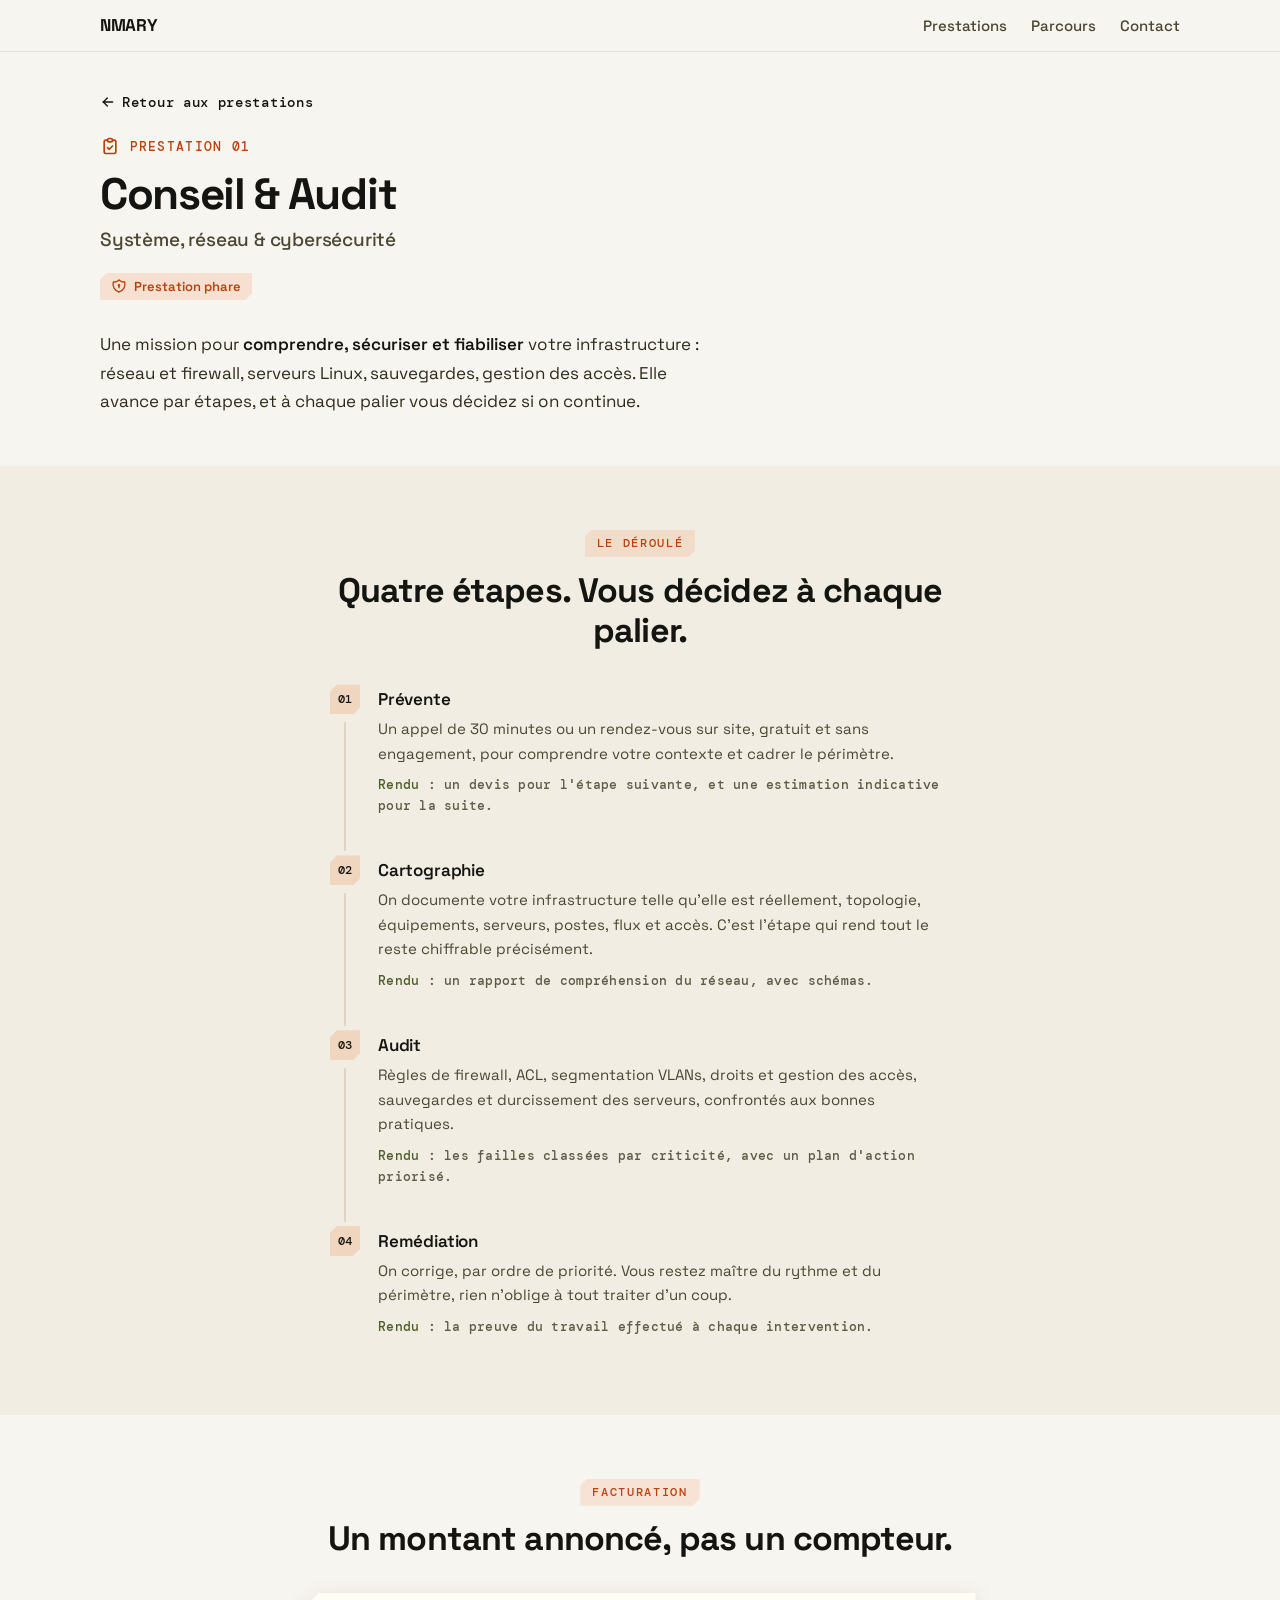
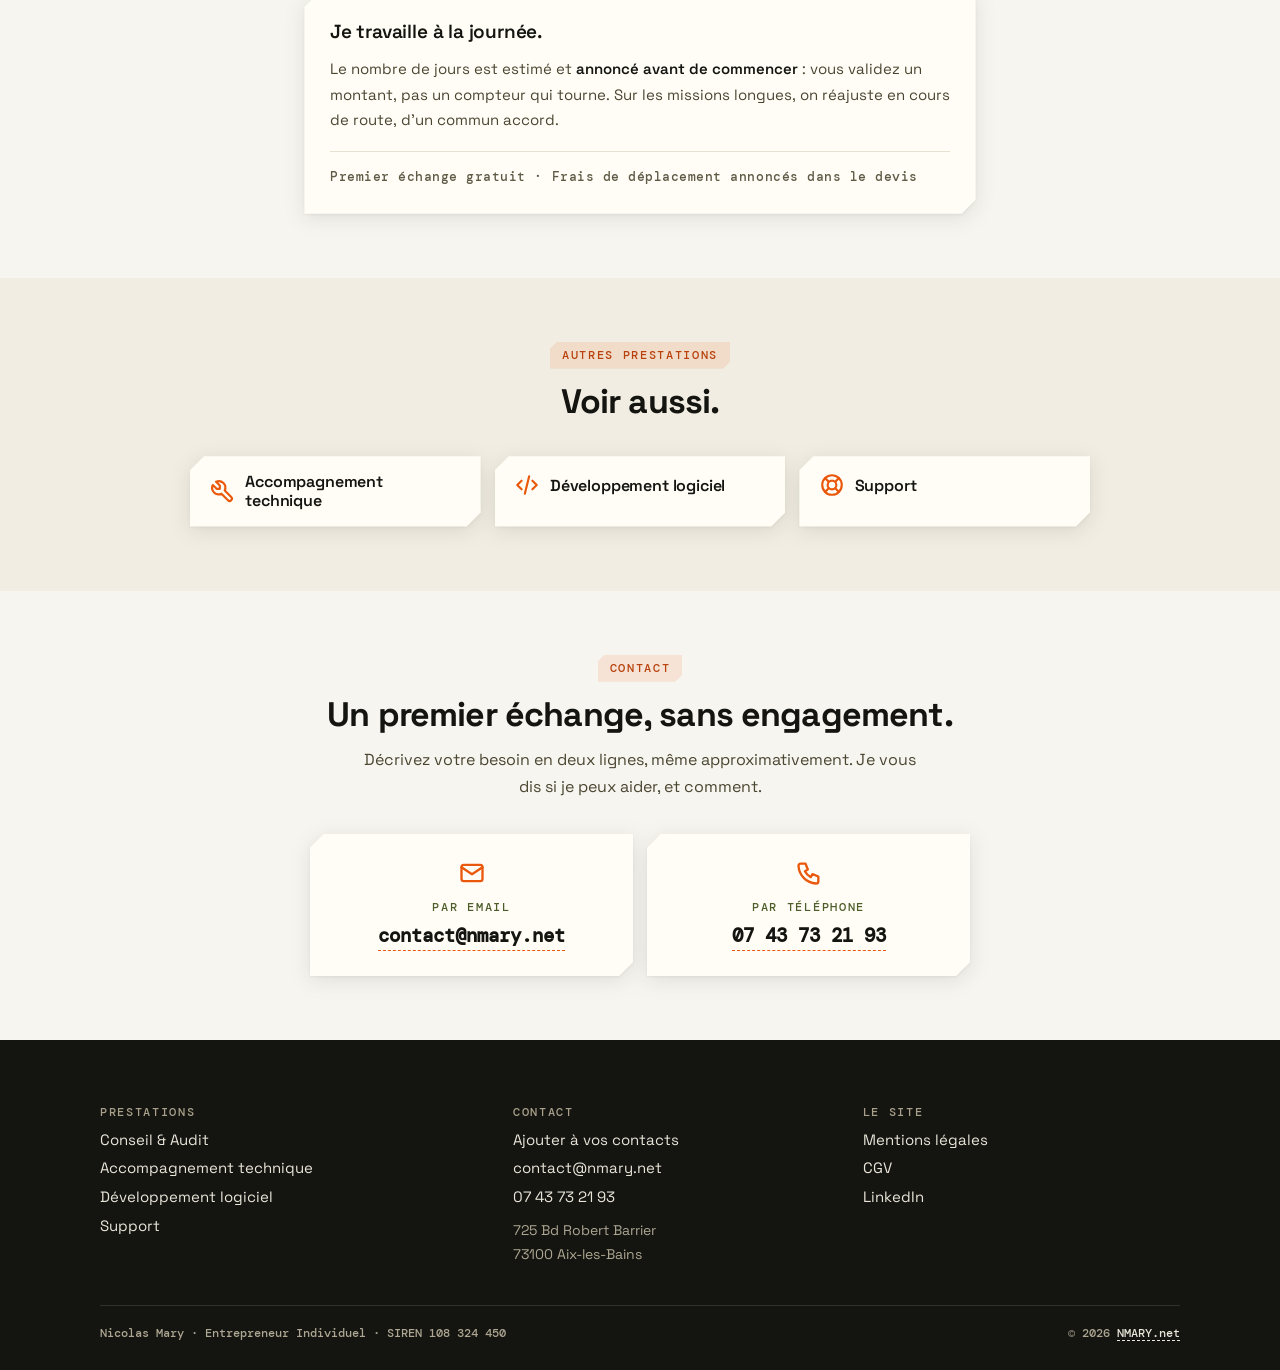
<file: conseil-audit.html>
<!DOCTYPE html>
<html lang="fr">
<head>
<meta charset="utf-8">
<meta name="viewport" content="width=device-width, initial-scale=1">
<title>Conseil &amp; Audit informatique pour PME · NMARY</title>
<link rel="icon" type="image/svg+xml" href="assets/svg/NM.svg">
<meta name="description" content="Audit système, réseau et cybersécurité pour PME en Savoie. Cartographie, audit de configuration, plan d'action priorisé et remédiation. Premier échange gratuit.">
<link rel="canonical" href="https://www.nmary.net/conseil-audit.html">
<meta property="og:type" content="website">
<meta property="og:site_name" content="NMARY">
<meta property="og:locale" content="fr_FR">
<meta property="og:url" content="https://www.nmary.net/conseil-audit.html">
<meta property="og:title" content="Conseil &amp; Audit informatique pour PME · NMARY">
<meta property="og:description" content="Audit système, réseau et cybersécurité pour PME en Savoie. Cartographie, audit de configuration, plan d'action priorisé et remédiation.">
<meta property="og:image" content="https://www.nmary.net/assets/og.png">
<meta property="og:image:width" content="1200">
<meta property="og:image:height" content="630">
<meta name="twitter:card" content="summary_large_image">
<link rel="preload" href="assets/fonts/space-grotesk-latin.woff2" as="font" type="font/woff2" crossorigin>
<link rel="stylesheet" href="assets/style.css">
<script type="application/ld+json">
{
  "@context": "https://schema.org",
  "@type": "Service",
  "name": "Conseil & Audit : système, réseau & cybersécurité",
  "serviceType": "Audit informatique et cybersécurité",
  "description": "Mission structurée pour comprendre, sécuriser et fiabiliser l'infrastructure informatique d'une PME : cartographie, audit de configuration, plan d'action priorisé et remédiation.",
  "url": "https://www.nmary.net/conseil-audit.html",
  "provider": {
    "@type": "ProfessionalService",
    "name": "NMARY",
    "url": "https://www.nmary.net"
  },
  "areaServed": [
    "Aix-les-Bains",
    "Chambéry",
    "Annecy",
    "Savoie",
    "Haute-Savoie"
  ],
  "audience": {
    "@type": "BusinessAudience",
    "name": "TPE et PME"
  }
}
</script>
</head>
<body>
<div class="page">
<nav class="nav">
  <div class="nav-inner">
    <a class="nav-logo" href="index.html">NMARY</a>
    <div class="nav-links">
      <a href="index.html#prestations">Prestations</a>
      <a href="index.html#parcours">Parcours</a>
      <a href="index.html#contact">Contact</a>
    </div>
  </div>
</nav>
  <main>

    <div class="band presta-hero">
      <div class="band-inner">
        <a href="index.html#prestations" class="back-link"><svg class="icon"><use href="assets/icons.svg#i-arrow-left"/></svg>Retour aux prestations</a>
        <header class="presta-header">
          <div class="presta-eyebrow">
            <svg class="icon"><use href="assets/icons.svg#i-clipboard-check"/></svg>
            <span>Prestation 01</span>
          </div>
          <h1 class="presta-title">Conseil &amp; Audit</h1>
          <p class="presta-sub">Système, réseau &amp; cybersécurité</p>
        <p class="presta-flag"><svg class="icon"><use href="assets/icons.svg#i-shield-lock"/></svg>Prestation phare</p>
          <p class="presta-lead">Une mission pour <strong>comprendre, sécuriser et fiabiliser</strong> votre infrastructure : réseau et firewall, serveurs Linux, sauvegardes, gestion des accès. Elle avance par étapes, et à chaque palier vous décidez si on continue.</p>
        </header>
      </div>
    </div>

    <section class="band band-alt">
      <div class="band-inner">
        <div class="sec-head">
          <span class="sec-pill">Le déroulé</span>
          <h2 class="sec-title">Quatre étapes. Vous décidez à chaque palier.</h2>
        </div>
        <ol class="flow">
          <li>
            <h3 class="flow-title">Prévente</h3>
            <p class="flow-desc">Un appel de 30 minutes ou un rendez-vous sur site, gratuit et sans engagement, pour comprendre votre contexte et cadrer le périmètre.</p>
            <p class="flow-out"><b>Rendu</b> : un devis pour l'étape suivante, et une estimation indicative pour la suite.</p>
          </li>
          <li>
            <h3 class="flow-title">Cartographie</h3>
            <p class="flow-desc">On documente votre infrastructure telle qu'elle est réellement, topologie, équipements, serveurs, postes, flux et accès. C'est l'étape qui rend tout le reste chiffrable précisément.</p>
            <p class="flow-out"><b>Rendu</b> : un rapport de compréhension du réseau, avec schémas.</p>
          </li>
          <li>
            <h3 class="flow-title">Audit</h3>
            <p class="flow-desc">Règles de firewall, ACL, segmentation VLANs, droits et gestion des accès, sauvegardes et durcissement des serveurs, confrontés aux bonnes pratiques.</p>
            <p class="flow-out"><b>Rendu</b> : les failles classées par criticité, avec un plan d'action priorisé.</p>
          </li>
          <li>
            <h3 class="flow-title">Remédiation</h3>
            <p class="flow-desc">On corrige, par ordre de priorité. Vous restez maître du rythme et du périmètre, rien n'oblige à tout traiter d'un coup.</p>
            <p class="flow-out"><b>Rendu</b> : la preuve du travail effectué à chaque intervention.</p>
          </li>
        </ol>
      </div>
    </section>
    <section class="band">
      <div class="band-inner">
        <div class="sec-head">
          <span class="sec-pill">Facturation</span>
          <h2 class="sec-title">Un montant annoncé, pas un compteur.</h2>
        </div>
        <div class="card-shell"><div class="card billing">
          <p class="billing-lead">Je travaille à la journée.</p>
          <p class="billing-note">Le nombre de jours est estimé et <strong>annoncé avant de commencer</strong> : vous validez un montant, pas un compteur qui tourne. Sur les missions longues, on réajuste en cours de route, d'un commun accord.</p>
          <p class="billing-meta">Premier échange gratuit · Frais de déplacement annoncés dans le devis</p>
        </div></div>
      </div>
    </section>
    <section class="band band-alt">
      <div class="band-inner">
        <div class="sec-head">
          <span class="sec-pill">Autres prestations</span>
          <h2 class="sec-title">Voir aussi.</h2>
        </div>
        <div class="presta-more">
          <a class="card row" href="accompagnement-technique.html">
            <h3 class="card-title"><svg class="icon card-icon"><use href="assets/icons.svg#i-tool"/></svg><span>Accompagnement technique</span></h3>
          </a>
          <a class="card row" href="developpement-logiciel.html">
            <h3 class="card-title"><svg class="icon card-icon"><use href="assets/icons.svg#i-code"/></svg><span>Développement logiciel</span></h3>
          </a>
          <a class="card row" href="support.html">
            <h3 class="card-title"><svg class="icon card-icon"><use href="assets/icons.svg#i-lifebuoy"/></svg><span>Support</span></h3>
          </a>
        </div>
      </div>
    </section>

    <section class="band" id="contact">
      <div class="band-inner">
        <div class="sec-head">
          <span class="sec-pill">Contact</span>
          <h2 class="sec-title">Un premier échange, sans engagement.</h2>
          <p class="sec-lead">Décrivez votre besoin en deux lignes, même approximativement. Je vous dis si je peux aider, et comment.</p>
        </div>
        <div class="contact-grid">
          <a class="card contact-card" href="mailto:contact@nmary.net">
            <svg class="icon contact-card-icon"><use href="assets/icons.svg#i-mail"/></svg>
            <span class="contact-card-label">Par email</span>
            <span class="contact-card-value">contact@nmary.net</span>
          </a>
          <a class="card contact-card" href="tel:+33743732193">
            <svg class="icon contact-card-icon"><use href="assets/icons.svg#i-phone"/></svg>
            <span class="contact-card-label">Par téléphone</span>
            <span class="contact-card-value">07 43 73 21 93</span>
          </a>
        </div>
      </div>
    </section>

  </main>

  <footer class="footer">
    <div class="footer-inner">
      <div class="footer-cols">
        <div class="footer-col">
          <div class="footer-col-title">Prestations</div>
          <a href="conseil-audit.html">Conseil &amp; Audit</a>
          <a href="accompagnement-technique.html">Accompagnement technique</a>
          <a href="developpement-logiciel.html">Développement logiciel</a>
          <a href="support.html">Support</a>
        </div>
        <div class="footer-col">
          <div class="footer-col-title">Contact</div>
          <a href="contact/">Ajouter à vos contacts</a>
          <a href="mailto:contact@nmary.net">contact@nmary.net</a>
          <a href="tel:+33743732193">07 43 73 21 93</a>
          <p class="footer-addr">725 Bd Robert Barrier<br>73100 Aix-les-Bains</p>
        </div>
        <div class="footer-col">
          <div class="footer-col-title">Le site</div>
          <a href="mentions-legales.html">Mentions légales</a>
          <a href="cgv.html">CGV</a>
          <a href="https://www.linkedin.com/in/nmary/" target="_blank" rel="noopener">LinkedIn</a>
        </div>
      </div>
      <div class="footer-bottom">
        <span>Nicolas Mary · Entrepreneur Individuel · SIREN 108 324 450</span>
        <span>© 2026 <a class="footer-brand" href="https://nmary.net">NMARY.net</a></span>
      </div>
    </div>
  </footer>
</div>
</body>
</html>
</file>
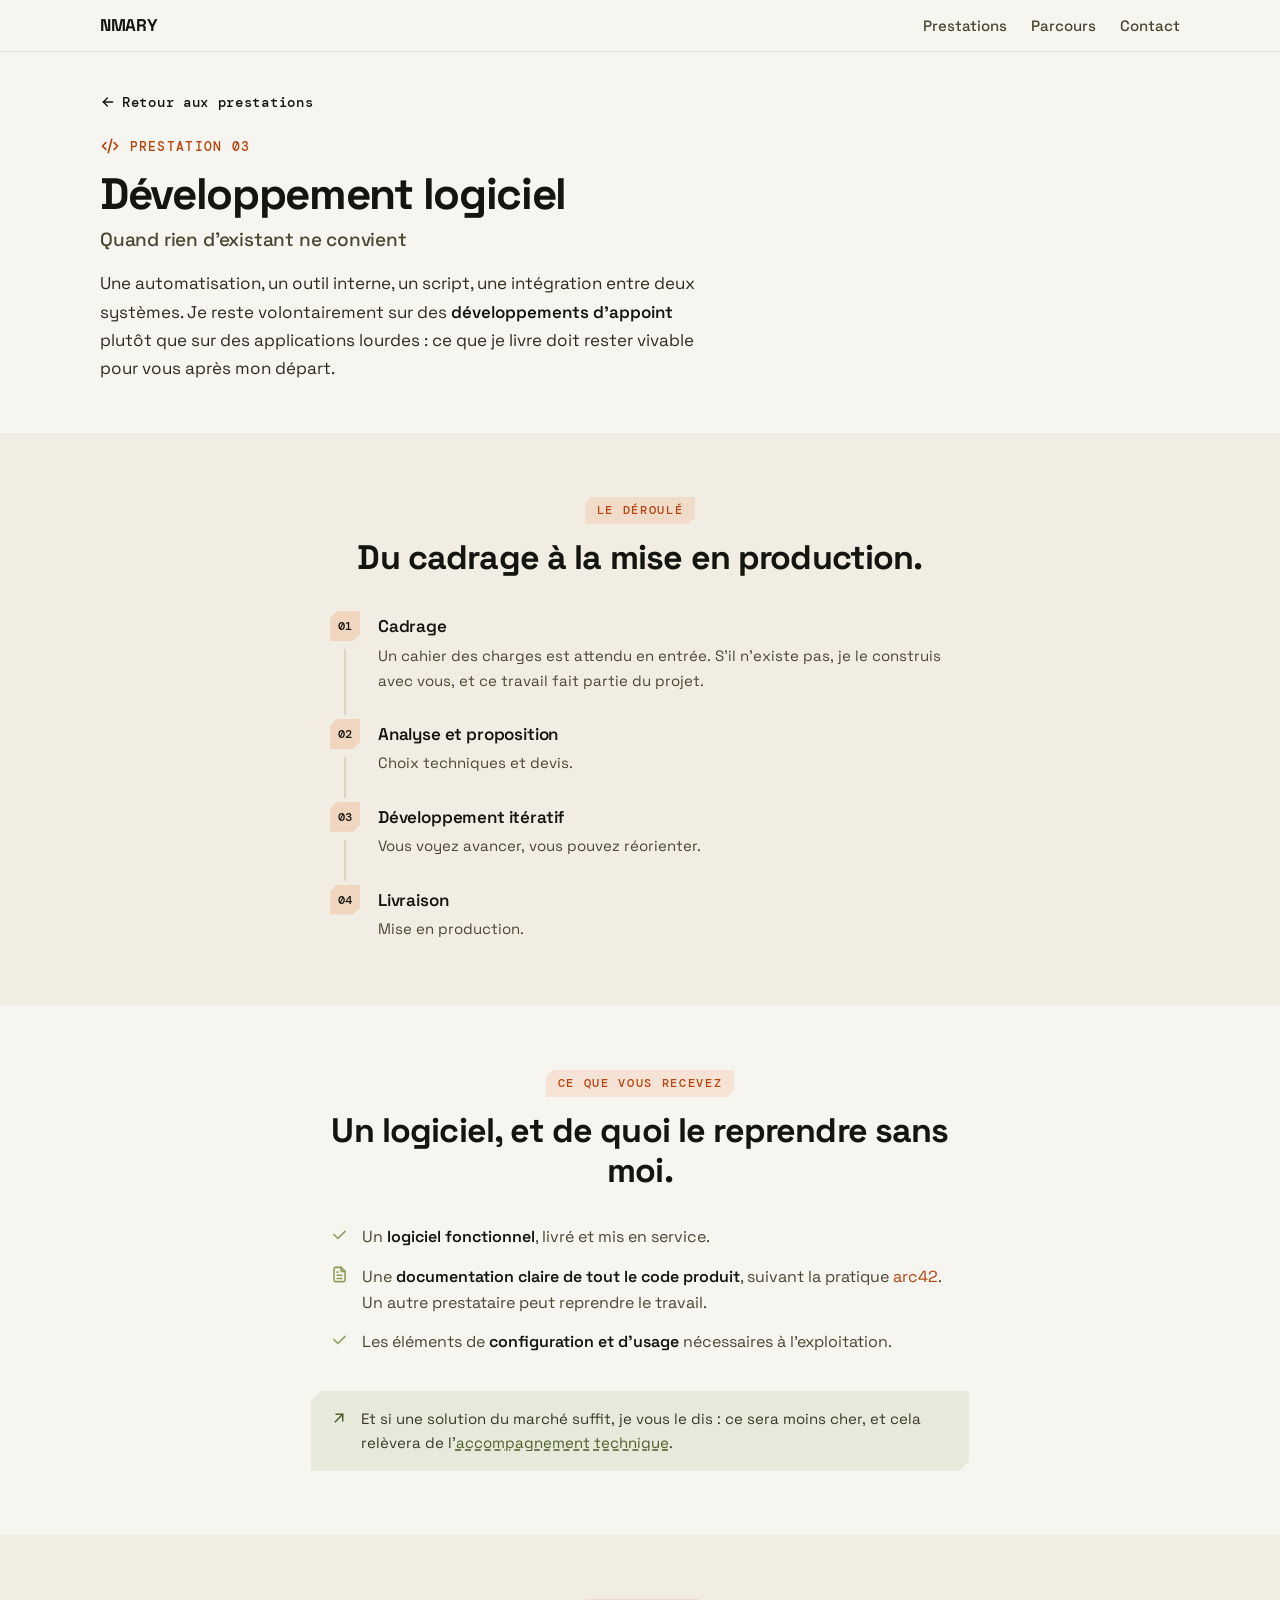
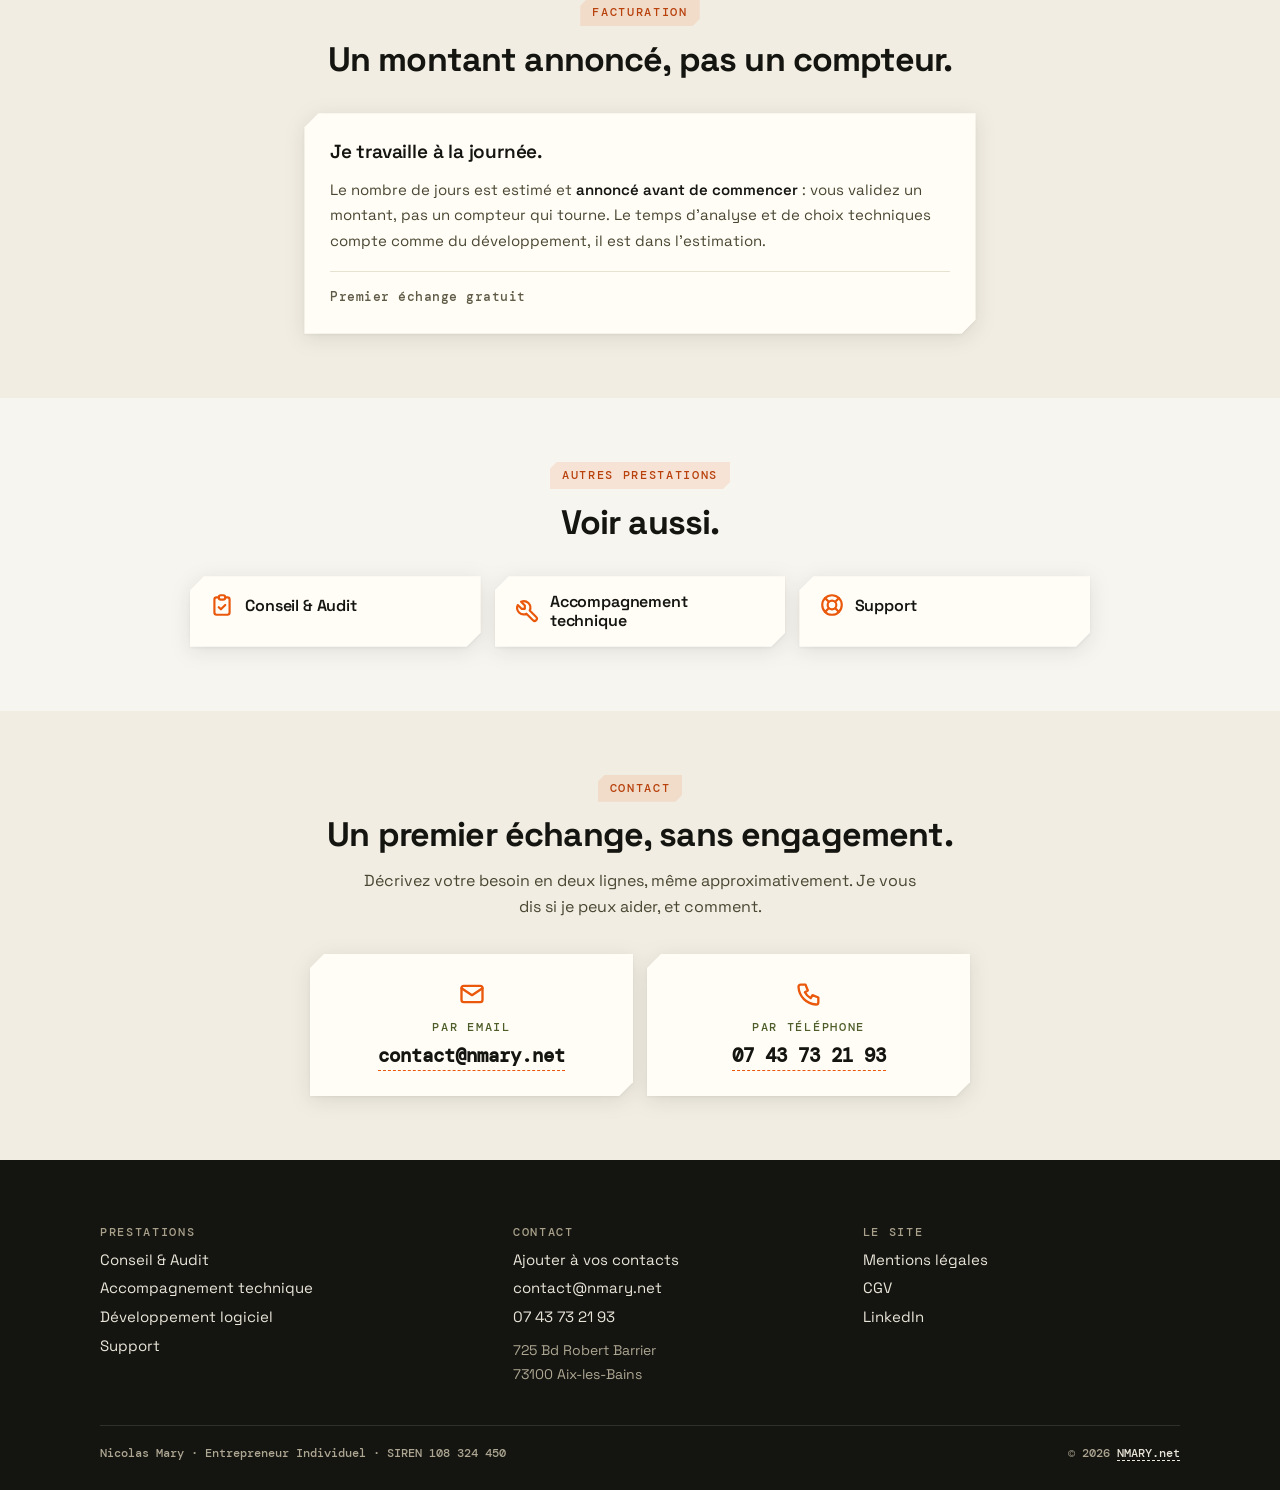
<file: developpement-logiciel.html>
<!DOCTYPE html>
<html lang="fr">
<head>
<meta charset="utf-8">
<meta name="viewport" content="width=device-width, initial-scale=1">
<title>Développement logiciel sur mesure pour PME · NMARY</title>
<link rel="icon" type="image/svg+xml" href="assets/svg/NM.svg">
<meta name="description" content="Développement sur mesure pour PME en Savoie : outil interne, script, automatisation, intégration. Cadrage du besoin, développement itératif, documentation claire du code livré.">
<link rel="canonical" href="https://www.nmary.net/developpement-logiciel.html">
<meta property="og:type" content="website">
<meta property="og:site_name" content="NMARY">
<meta property="og:locale" content="fr_FR">
<meta property="og:url" content="https://www.nmary.net/developpement-logiciel.html">
<meta property="og:title" content="Développement logiciel sur mesure pour PME · NMARY">
<meta property="og:description" content="Développement sur mesure pour PME en Savoie : outil interne, script, automatisation, intégration.">
<meta property="og:image" content="https://www.nmary.net/assets/og.png">
<meta property="og:image:width" content="1200">
<meta property="og:image:height" content="630">
<meta name="twitter:card" content="summary_large_image">
<link rel="preload" href="assets/fonts/space-grotesk-latin.woff2" as="font" type="font/woff2" crossorigin>
<link rel="stylesheet" href="assets/style.css">
<script type="application/ld+json">
{
  "@context": "https://schema.org",
  "@type": "Service",
  "name": "Développement logiciel sur mesure",
  "serviceType": "Développement logiciel",
  "description": "Développement sur mesure pour les besoins non couverts par une solution existante : outil interne, script, automatisation, intégration.",
  "url": "https://www.nmary.net/developpement-logiciel.html",
  "provider": {
    "@type": "ProfessionalService",
    "name": "NMARY",
    "url": "https://www.nmary.net"
  },
  "areaServed": [
    "Aix-les-Bains",
    "Chambéry",
    "Annecy",
    "Savoie",
    "Haute-Savoie"
  ],
  "audience": {
    "@type": "BusinessAudience",
    "name": "TPE et PME"
  }
}
</script>
</head>
<body>
<div class="page">
<nav class="nav">
  <div class="nav-inner">
    <a class="nav-logo" href="index.html">NMARY</a>
    <div class="nav-links">
      <a href="index.html#prestations">Prestations</a>
      <a href="index.html#parcours">Parcours</a>
      <a href="index.html#contact">Contact</a>
    </div>
  </div>
</nav>
  <main>

    <div class="band presta-hero">
      <div class="band-inner">
        <a href="index.html#prestations" class="back-link"><svg class="icon"><use href="assets/icons.svg#i-arrow-left"/></svg>Retour aux prestations</a>
        <header class="presta-header">
          <div class="presta-eyebrow">
            <svg class="icon"><use href="assets/icons.svg#i-code"/></svg>
            <span>Prestation 03</span>
          </div>
          <h1 class="presta-title">Développement logiciel</h1>
          <p class="presta-sub">Quand rien d'existant ne convient</p>
          <p class="presta-lead">Une automatisation, un outil interne, un script, une intégration entre deux systèmes. Je reste volontairement sur des <strong>développements d'appoint</strong> plutôt que sur des applications lourdes : ce que je livre doit rester vivable pour vous après mon départ.</p>
        </header>
      </div>
    </div>

    <section class="band band-alt">
      <div class="band-inner">
        <div class="sec-head">
          <span class="sec-pill">Le déroulé</span>
          <h2 class="sec-title">Du cadrage à la mise en production.</h2>
        </div>
        <ol class="flow">
          <li>
            <h3 class="flow-title">Cadrage</h3>
            <p class="flow-desc">Un cahier des charges est attendu en entrée. S'il n'existe pas, je le construis avec vous, et ce travail fait partie du projet.</p>
          </li>
          <li>
            <h3 class="flow-title">Analyse et proposition</h3>
            <p class="flow-desc">Choix techniques et devis.</p>
          </li>
          <li>
            <h3 class="flow-title">Développement itératif</h3>
            <p class="flow-desc">Vous voyez avancer, vous pouvez réorienter.</p>
          </li>
          <li>
            <h3 class="flow-title">Livraison</h3>
            <p class="flow-desc">Mise en production.</p>
          </li>
        </ol>
      </div>
    </section>
    <section class="band">
      <div class="band-inner">
        <div class="sec-head">
          <span class="sec-pill">Ce que vous recevez</span>
          <h2 class="sec-title">Un logiciel, et de quoi le reprendre sans moi.</h2>
        </div>
        <ul class="check-list">
          <li><svg class="icon"><use href="assets/icons.svg#i-check"/></svg><span>Un <strong>logiciel fonctionnel</strong>, livré et mis en service.</span></li>
          <li><svg class="icon"><use href="assets/icons.svg#i-file-text"/></svg><span>Une <strong>documentation claire de tout le code produit</strong>, suivant la pratique <a href="https://arc42.org" target="_blank" rel="noopener">arc42</a>. Un autre prestataire peut reprendre le travail.</span></li>
          <li><svg class="icon"><use href="assets/icons.svg#i-check"/></svg><span>Les éléments de <strong>configuration et d'usage</strong> nécessaires à l'exploitation.</span></li>
        </ul>
        <p class="presta-aside"><svg class="icon"><use href="assets/icons.svg#i-arrow-up-right"/></svg><span>Et si une solution du marché suffit, je vous le dis : ce sera moins cher, et cela relèvera de l'<a href="accompagnement-technique.html">accompagnement technique</a>.</span></p>
      </div>
    </section>
    <section class="band band-alt">
      <div class="band-inner">
        <div class="sec-head">
          <span class="sec-pill">Facturation</span>
          <h2 class="sec-title">Un montant annoncé, pas un compteur.</h2>
        </div>
        <div class="card-shell"><div class="card billing">
          <p class="billing-lead">Je travaille à la journée.</p>
          <p class="billing-note">Le nombre de jours est estimé et <strong>annoncé avant de commencer</strong> : vous validez un montant, pas un compteur qui tourne. Le temps d'analyse et de choix techniques compte comme du développement, il est dans l'estimation.</p>
          <p class="billing-meta">Premier échange gratuit</p>
        </div></div>
      </div>
    </section>
    <section class="band">
      <div class="band-inner">
        <div class="sec-head">
          <span class="sec-pill">Autres prestations</span>
          <h2 class="sec-title">Voir aussi.</h2>
        </div>
        <div class="presta-more">
          <a class="card row" href="conseil-audit.html">
            <h3 class="card-title"><svg class="icon card-icon"><use href="assets/icons.svg#i-clipboard-check"/></svg><span>Conseil &amp; Audit</span></h3>
          </a>
          <a class="card row" href="accompagnement-technique.html">
            <h3 class="card-title"><svg class="icon card-icon"><use href="assets/icons.svg#i-tool"/></svg><span>Accompagnement technique</span></h3>
          </a>
          <a class="card row" href="support.html">
            <h3 class="card-title"><svg class="icon card-icon"><use href="assets/icons.svg#i-lifebuoy"/></svg><span>Support</span></h3>
          </a>
        </div>
      </div>
    </section>

    <section class="band band-alt" id="contact">
      <div class="band-inner">
        <div class="sec-head">
          <span class="sec-pill">Contact</span>
          <h2 class="sec-title">Un premier échange, sans engagement.</h2>
          <p class="sec-lead">Décrivez votre besoin en deux lignes, même approximativement. Je vous dis si je peux aider, et comment.</p>
        </div>
        <div class="contact-grid">
          <a class="card contact-card" href="mailto:contact@nmary.net">
            <svg class="icon contact-card-icon"><use href="assets/icons.svg#i-mail"/></svg>
            <span class="contact-card-label">Par email</span>
            <span class="contact-card-value">contact@nmary.net</span>
          </a>
          <a class="card contact-card" href="tel:+33743732193">
            <svg class="icon contact-card-icon"><use href="assets/icons.svg#i-phone"/></svg>
            <span class="contact-card-label">Par téléphone</span>
            <span class="contact-card-value">07 43 73 21 93</span>
          </a>
        </div>
      </div>
    </section>

  </main>

  <footer class="footer">
    <div class="footer-inner">
      <div class="footer-cols">
        <div class="footer-col">
          <div class="footer-col-title">Prestations</div>
          <a href="conseil-audit.html">Conseil &amp; Audit</a>
          <a href="accompagnement-technique.html">Accompagnement technique</a>
          <a href="developpement-logiciel.html">Développement logiciel</a>
          <a href="support.html">Support</a>
        </div>
        <div class="footer-col">
          <div class="footer-col-title">Contact</div>
          <a href="contact/">Ajouter à vos contacts</a>
          <a href="mailto:contact@nmary.net">contact@nmary.net</a>
          <a href="tel:+33743732193">07 43 73 21 93</a>
          <p class="footer-addr">725 Bd Robert Barrier<br>73100 Aix-les-Bains</p>
        </div>
        <div class="footer-col">
          <div class="footer-col-title">Le site</div>
          <a href="mentions-legales.html">Mentions légales</a>
          <a href="cgv.html">CGV</a>
          <a href="https://www.linkedin.com/in/nmary/" target="_blank" rel="noopener">LinkedIn</a>
        </div>
      </div>
      <div class="footer-bottom">
        <span>Nicolas Mary · Entrepreneur Individuel · SIREN 108 324 450</span>
        <span>© 2026 <a class="footer-brand" href="https://nmary.net">NMARY.net</a></span>
      </div>
    </div>
  </footer>
</div>
</body>
</html>
</file>
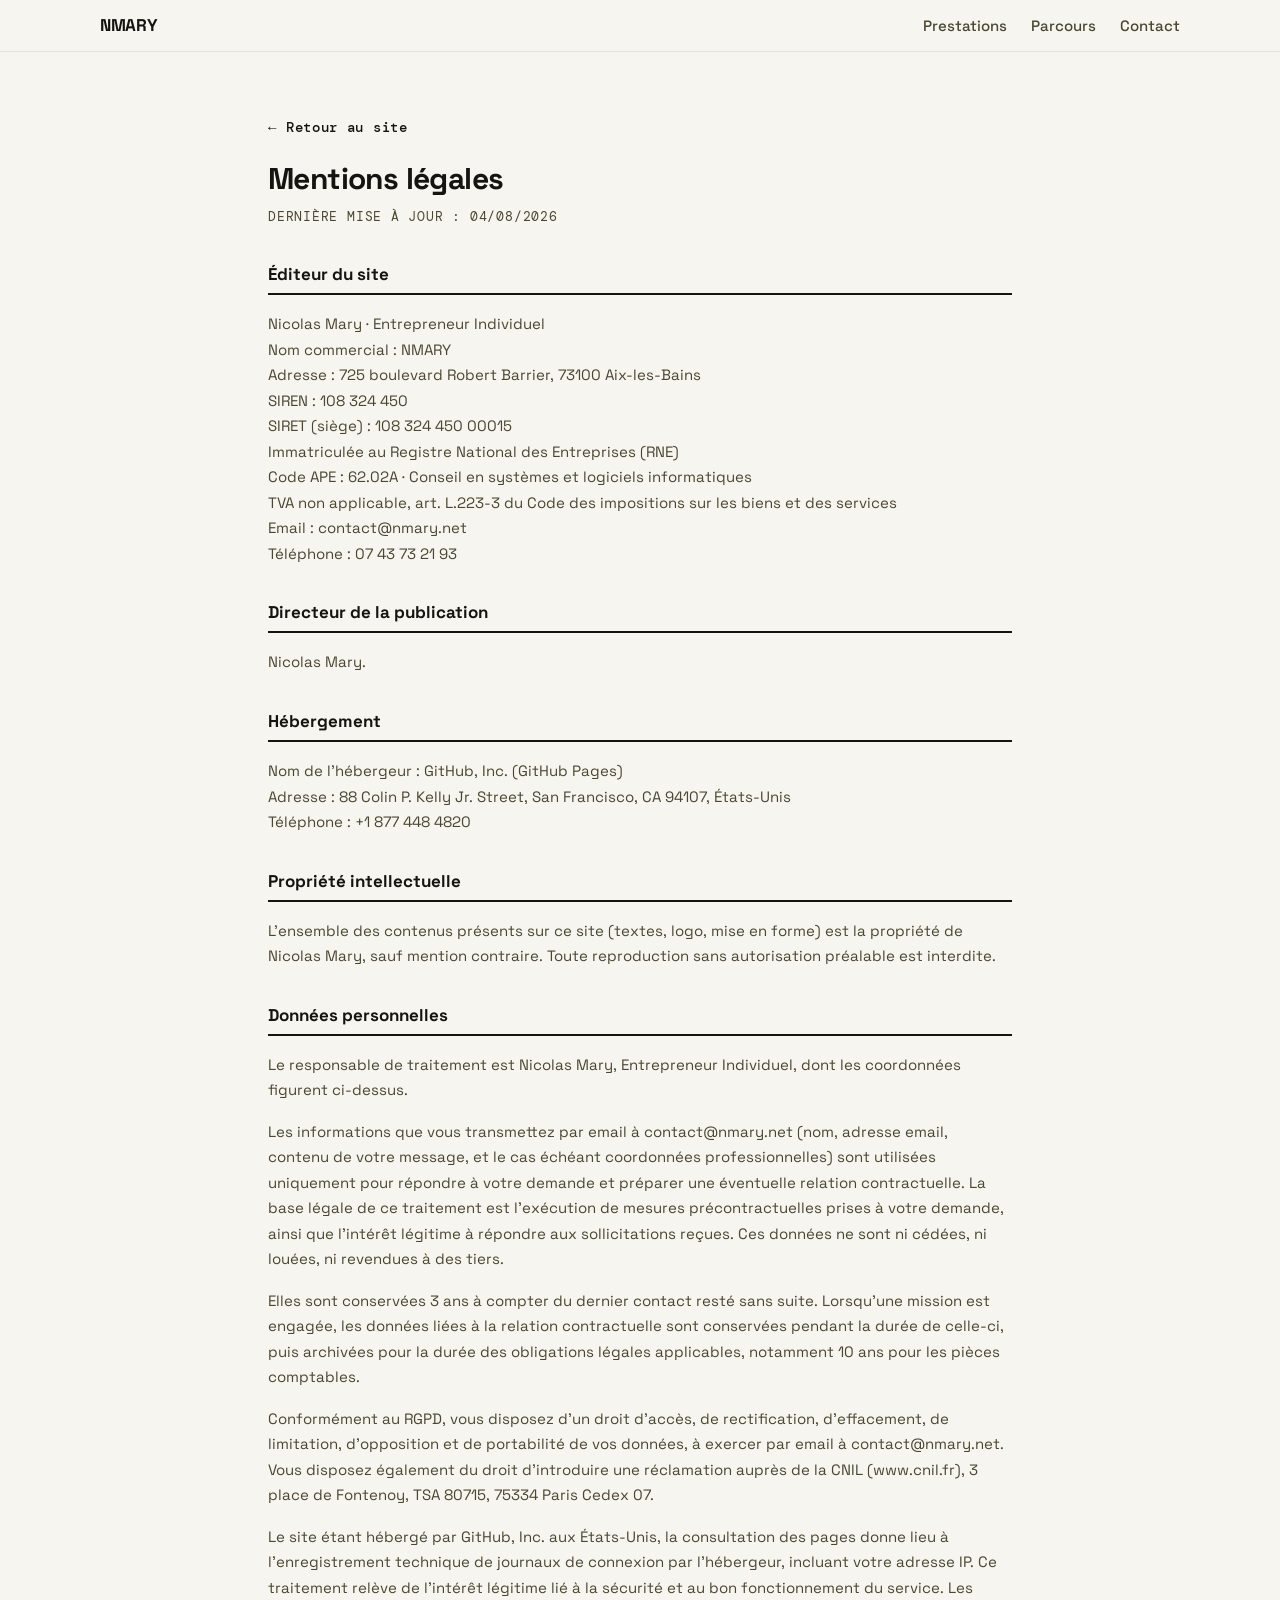
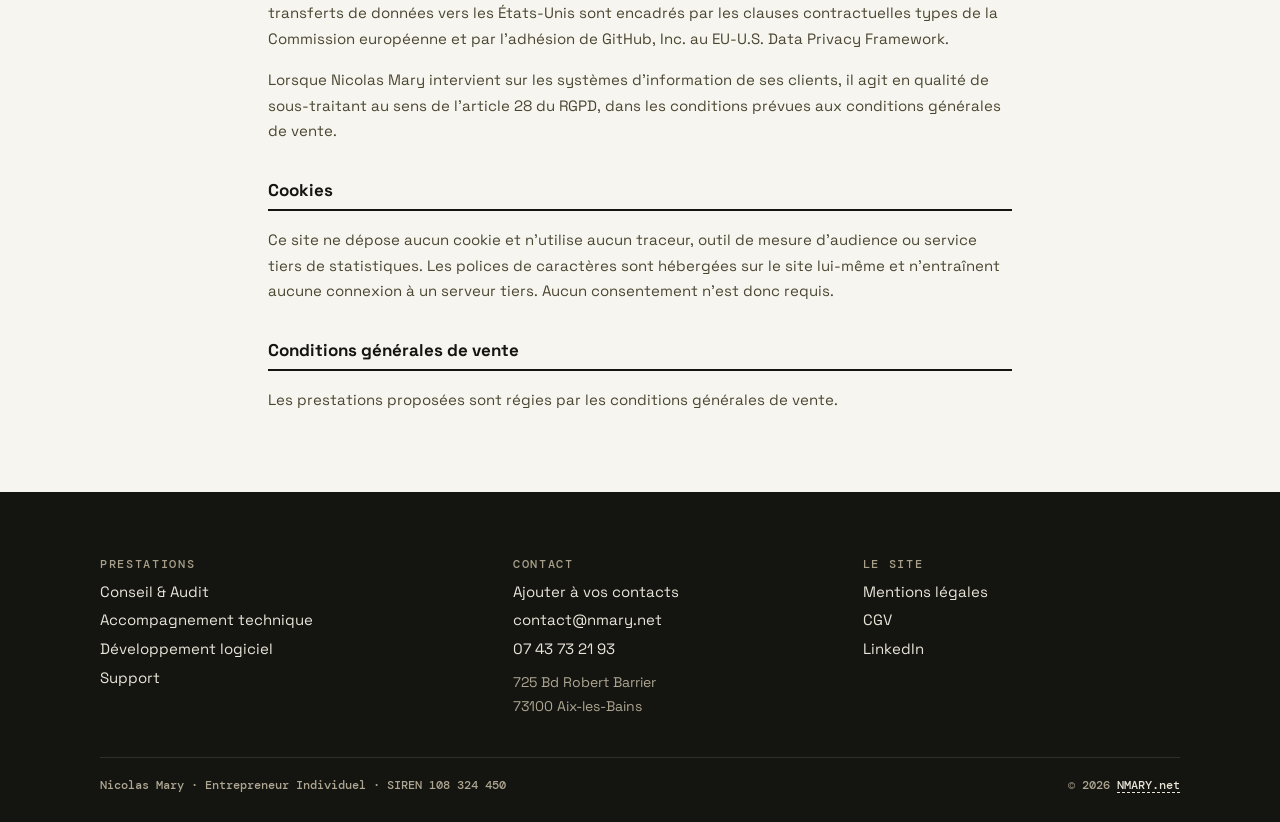
<file: mentions-legales.html>
<!DOCTYPE html>
<html lang="fr">
<head>
<meta charset="utf-8">
<meta name="viewport" content="width=device-width, initial-scale=1">
<title>Mentions légales · NMARY</title>
<link rel="icon" type="image/svg+xml" href="assets/svg/NM.svg">
<meta name="robots" content="noindex, follow">
<link rel="canonical" href="https://www.nmary.net/mentions-legales.html">
<link rel="preload" href="assets/fonts/space-grotesk-latin.woff2" as="font" type="font/woff2" crossorigin>
<link rel="stylesheet" href="assets/style.css">
</head>
<body>
<div class="page">
<nav class="nav">
  <div class="nav-inner">
    <a class="nav-logo" href="index.html">NMARY</a>
    <div class="nav-links">
      <a href="index.html#prestations">Prestations</a>
      <a href="index.html#parcours">Parcours</a>
      <a href="index.html#contact">Contact</a>
    </div>
  </div>
</nav>
  <div class="legal-container">
    <div class="legal-wrap">

      <a href="index.html" class="back-link">← Retour au site</a>

      <h1 class="legal-title">Mentions légales</h1>
      <p class="legal-updated">Dernière mise à jour : 04/08/2026</p>

      <div class="legal-sections">

        <section>
          <div class="legal-section-title">Éditeur du site</div>
          <p class="legal-section-text">
            Nicolas Mary · Entrepreneur Individuel<br>
            Nom commercial : NMARY<br>
            Adresse : 725 boulevard Robert Barrier, 73100 Aix-les-Bains<br>
            SIREN : 108 324 450<br>
            SIRET (siège) : 108 324 450 00015<br>
            Immatriculée au Registre National des Entreprises (RNE)<br>
            Code APE : 62.02A · Conseil en systèmes et logiciels informatiques<br>
            TVA non applicable, art. L.223-3 du Code des impositions sur les biens et des services<br>
            Email : contact@nmary.net<br>
            Téléphone : 07 43 73 21 93
          </p>
        </section>

        <section>
          <div class="legal-section-title">Directeur de la publication</div>
          <p class="legal-section-text">Nicolas Mary.</p>
        </section>

        <section>
          <div class="legal-section-title">Hébergement</div>
          <p class="legal-section-text">
            Nom de l'hébergeur : GitHub, Inc. (GitHub Pages)<br>
            Adresse : 88 Colin P. Kelly Jr. Street, San Francisco, CA 94107, États-Unis<br>
            Téléphone : +1 877 448 4820
          </p>
        </section>

        <section>
          <div class="legal-section-title">Propriété intellectuelle</div>
          <p class="legal-section-text">L'ensemble des contenus présents sur ce site (textes, logo, mise en forme) est la propriété de Nicolas Mary, sauf mention contraire. Toute reproduction sans autorisation préalable est interdite.</p>
        </section>

        <section>
          <div class="legal-section-title">Données personnelles</div>
          <p class="legal-section-text">Le responsable de traitement est Nicolas Mary, Entrepreneur Individuel, dont les coordonnées figurent ci-dessus.</p>
          <p class="legal-section-text">Les informations que vous transmettez par email à contact@nmary.net (nom, adresse email, contenu de votre message, et le cas échéant coordonnées professionnelles) sont utilisées uniquement pour répondre à votre demande et préparer une éventuelle relation contractuelle. La base légale de ce traitement est l'exécution de mesures précontractuelles prises à votre demande, ainsi que l'intérêt légitime à répondre aux sollicitations reçues. Ces données ne sont ni cédées, ni louées, ni revendues à des tiers.</p>
          <p class="legal-section-text">Elles sont conservées 3 ans à compter du dernier contact resté sans suite. Lorsqu'une mission est engagée, les données liées à la relation contractuelle sont conservées pendant la durée de celle-ci, puis archivées pour la durée des obligations légales applicables, notamment 10 ans pour les pièces comptables.</p>
          <p class="legal-section-text">Conformément au RGPD, vous disposez d'un droit d'accès, de rectification, d'effacement, de limitation, d'opposition et de portabilité de vos données, à exercer par email à contact@nmary.net. Vous disposez également du droit d'introduire une réclamation auprès de la CNIL (www.cnil.fr), 3 place de Fontenoy, TSA 80715, 75334 Paris Cedex 07.</p>
          <p class="legal-section-text">Le site étant hébergé par GitHub, Inc. aux États-Unis, la consultation des pages donne lieu à l'enregistrement technique de journaux de connexion par l'hébergeur, incluant votre adresse IP. Ce traitement relève de l'intérêt légitime lié à la sécurité et au bon fonctionnement du service. Les transferts de données vers les États-Unis sont encadrés par les clauses contractuelles types de la Commission européenne et par l'adhésion de GitHub, Inc. au EU-U.S. Data Privacy Framework.</p>
          <p class="legal-section-text">Lorsque Nicolas Mary intervient sur les systèmes d'information de ses clients, il agit en qualité de sous-traitant au sens de l'article 28 du RGPD, dans les conditions prévues aux conditions générales de vente.</p>
        </section>

        <section>
          <div class="legal-section-title">Cookies</div>
          <p class="legal-section-text">Ce site ne dépose aucun cookie et n'utilise aucun traceur, outil de mesure d'audience ou service tiers de statistiques. Les polices de caractères sont hébergées sur le site lui-même et n'entraînent aucune connexion à un serveur tiers. Aucun consentement n'est donc requis.</p>
        </section>

        <section>
          <div class="legal-section-title">Conditions générales de vente</div>
          <p class="legal-section-text">Les prestations proposées sont régies par les conditions générales de vente.</p>
        </section>

      </div>
    </div>

    <!-- FOOTER -->
  </div>
  <footer class="footer">
    <div class="footer-inner">
      <div class="footer-cols">
        <div class="footer-col">
          <div class="footer-col-title">Prestations</div>
          <a href="conseil-audit.html">Conseil &amp; Audit</a>
          <a href="accompagnement-technique.html">Accompagnement technique</a>
          <a href="developpement-logiciel.html">Développement logiciel</a>
          <a href="support.html">Support</a>
        </div>
        <div class="footer-col">
          <div class="footer-col-title">Contact</div>
          <a href="contact/">Ajouter à vos contacts</a>
          <a href="mailto:contact@nmary.net">contact@nmary.net</a>
          <a href="tel:+33743732193">07 43 73 21 93</a>
          <p class="footer-addr">725 Bd Robert Barrier<br>73100 Aix-les-Bains</p>
        </div>
        <div class="footer-col">
          <div class="footer-col-title">Le site</div>
          <a href="mentions-legales.html">Mentions légales</a>
          <a href="cgv.html">CGV</a>
          <a href="https://www.linkedin.com/in/nmary/" target="_blank" rel="noopener">LinkedIn</a>
        </div>
      </div>
      <div class="footer-bottom">
        <span>Nicolas Mary · Entrepreneur Individuel · SIREN 108 324 450</span>
        <span>© 2026 <a class="footer-brand" href="https://nmary.net">NMARY.net</a></span>
      </div>
    </div>
  </footer>
</div>
</body>
</html>
</file>
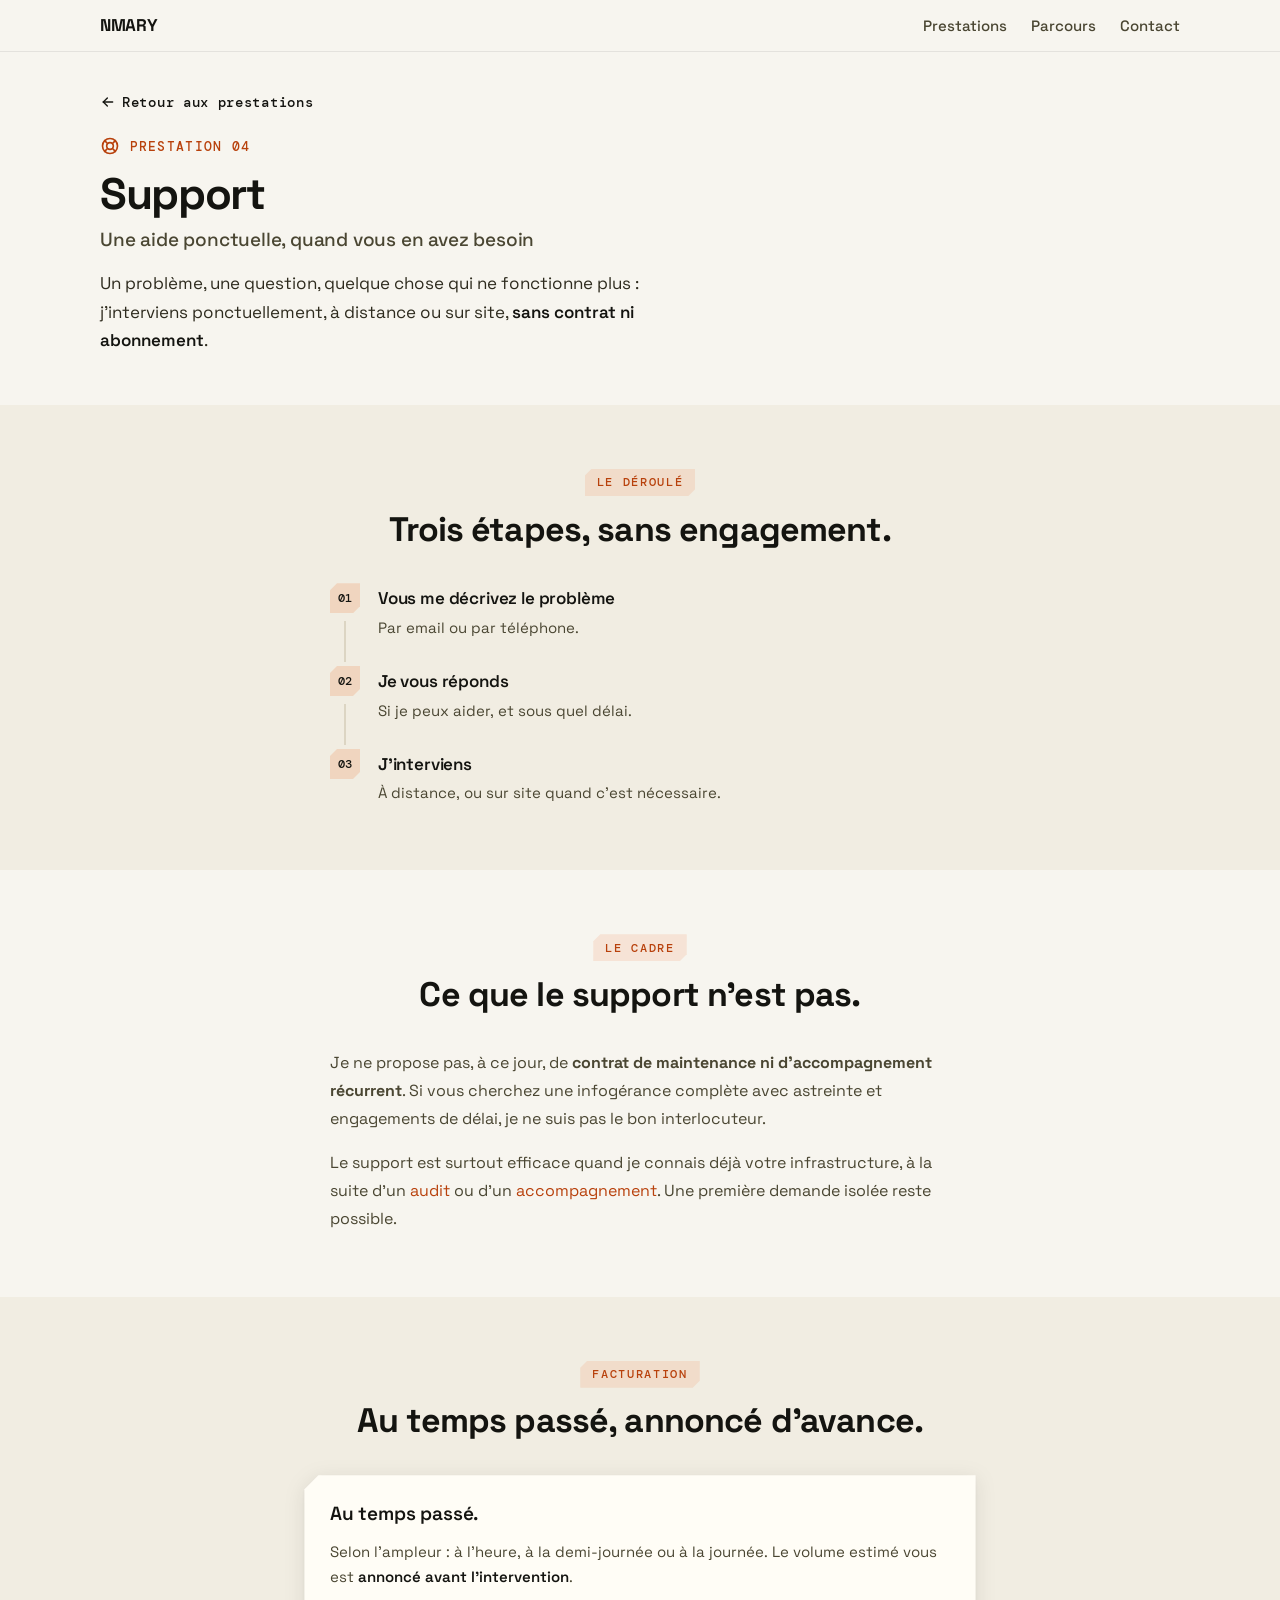
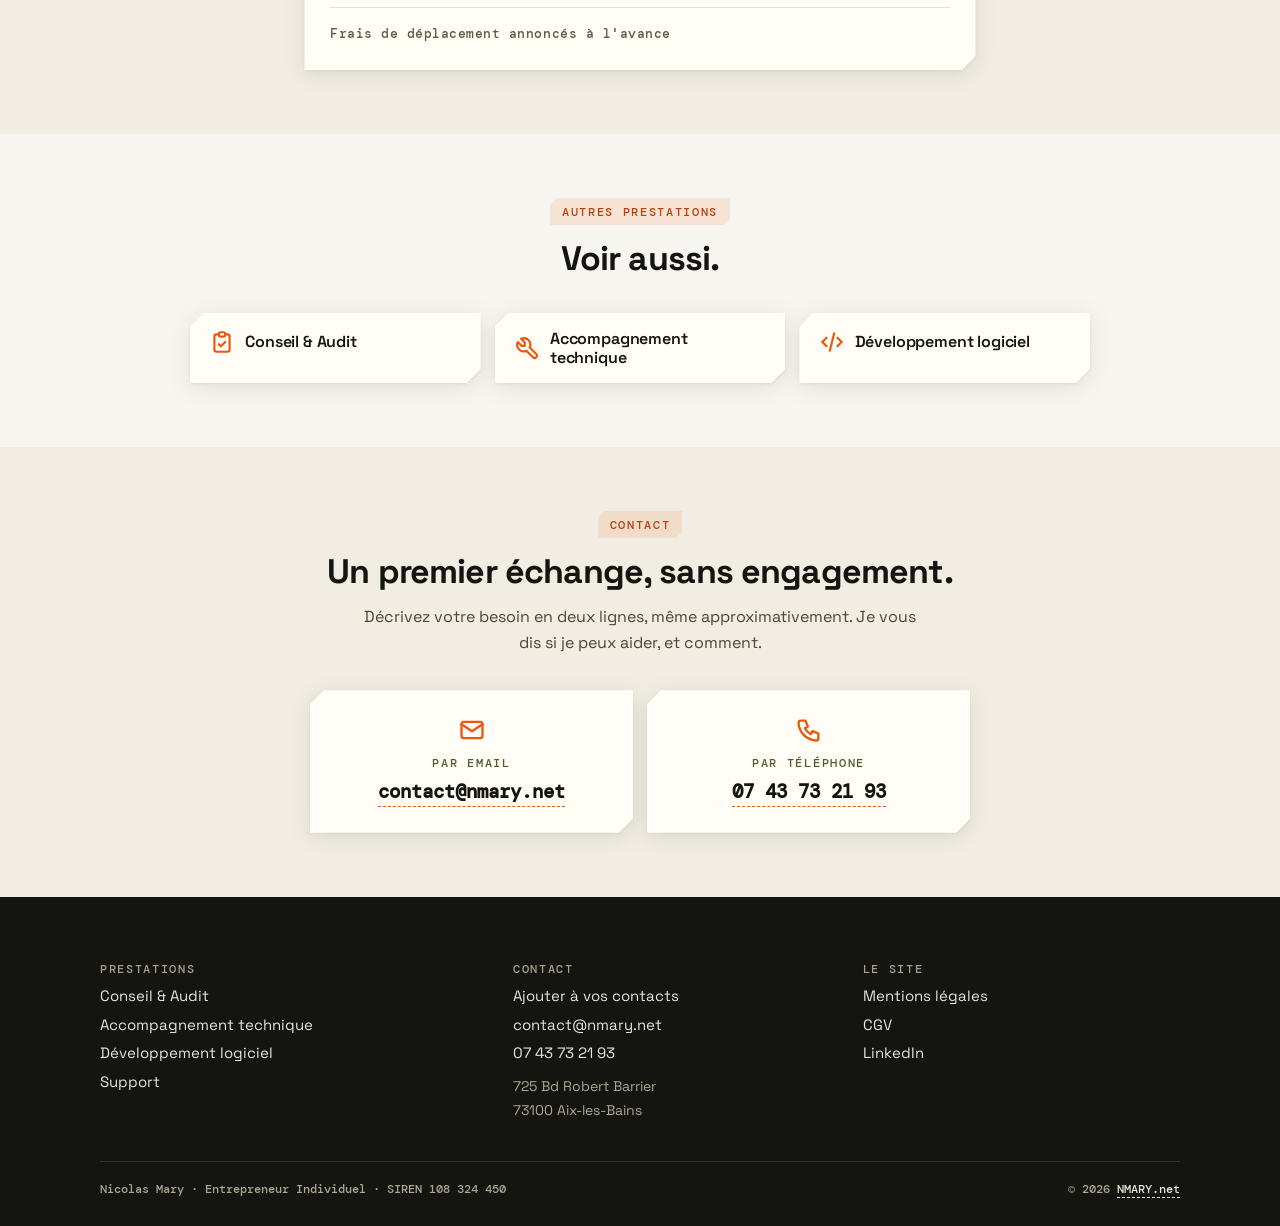
<file: support.html>
<!DOCTYPE html>
<html lang="fr">
<head>
<meta charset="utf-8">
<meta name="viewport" content="width=device-width, initial-scale=1">
<title>Support informatique ponctuel pour PME · NMARY</title>
<link rel="icon" type="image/svg+xml" href="assets/svg/NM.svg">
<meta name="description" content="Support informatique ponctuel pour PME en Savoie : une aide quand vous en avez besoin, sans contrat de maintenance ni abonnement.">
<link rel="canonical" href="https://www.nmary.net/support.html">
<meta property="og:type" content="website">
<meta property="og:site_name" content="NMARY">
<meta property="og:locale" content="fr_FR">
<meta property="og:url" content="https://www.nmary.net/support.html">
<meta property="og:title" content="Support informatique ponctuel pour PME · NMARY">
<meta property="og:description" content="Support informatique ponctuel pour PME en Savoie, sans contrat de maintenance ni abonnement.">
<meta property="og:image" content="https://www.nmary.net/assets/og.png">
<meta property="og:image:width" content="1200">
<meta property="og:image:height" content="630">
<meta name="twitter:card" content="summary_large_image">
<link rel="preload" href="assets/fonts/space-grotesk-latin.woff2" as="font" type="font/woff2" crossorigin>
<link rel="stylesheet" href="assets/style.css">
<script type="application/ld+json">
{
  "@context": "https://schema.org",
  "@type": "Service",
  "name": "Support informatique ponctuel",
  "serviceType": "Support et dépannage informatique",
  "description": "Aide ponctuelle en cas de problème informatique, sans contrat de maintenance récurrent.",
  "url": "https://www.nmary.net/support.html",
  "provider": {
    "@type": "ProfessionalService",
    "name": "NMARY",
    "url": "https://www.nmary.net"
  },
  "areaServed": [
    "Aix-les-Bains",
    "Chambéry",
    "Annecy",
    "Savoie",
    "Haute-Savoie"
  ],
  "audience": {
    "@type": "BusinessAudience",
    "name": "TPE et PME"
  }
}
</script>
</head>
<body>
<div class="page">
<nav class="nav">
  <div class="nav-inner">
    <a class="nav-logo" href="index.html">NMARY</a>
    <div class="nav-links">
      <a href="index.html#prestations">Prestations</a>
      <a href="index.html#parcours">Parcours</a>
      <a href="index.html#contact">Contact</a>
    </div>
  </div>
</nav>
  <main>

    <div class="band presta-hero">
      <div class="band-inner">
        <a href="index.html#prestations" class="back-link"><svg class="icon"><use href="assets/icons.svg#i-arrow-left"/></svg>Retour aux prestations</a>
        <header class="presta-header">
          <div class="presta-eyebrow">
            <svg class="icon"><use href="assets/icons.svg#i-lifebuoy"/></svg>
            <span>Prestation 04</span>
          </div>
          <h1 class="presta-title">Support</h1>
          <p class="presta-sub">Une aide ponctuelle, quand vous en avez besoin</p>
          <p class="presta-lead">Un problème, une question, quelque chose qui ne fonctionne plus : j'interviens ponctuellement, à distance ou sur site, <strong>sans contrat ni abonnement</strong>.</p>
        </header>
      </div>
    </div>

    <section class="band band-alt">
      <div class="band-inner">
        <div class="sec-head">
          <span class="sec-pill">Le déroulé</span>
          <h2 class="sec-title">Trois étapes, sans engagement.</h2>
        </div>
        <ol class="flow">
          <li>
            <h3 class="flow-title">Vous me décrivez le problème</h3>
            <p class="flow-desc">Par email ou par téléphone.</p>
          </li>
          <li>
            <h3 class="flow-title">Je vous réponds</h3>
            <p class="flow-desc">Si je peux aider, et sous quel délai.</p>
          </li>
          <li>
            <h3 class="flow-title">J'interviens</h3>
            <p class="flow-desc">À distance, ou sur site quand c'est nécessaire.</p>
          </li>
        </ol>
      </div>
    </section>
    <section class="band">
      <div class="band-inner">
        <div class="sec-head">
          <span class="sec-pill">Le cadre</span>
          <h2 class="sec-title">Ce que le support n'est pas.</h2>
        </div>
        <div class="prose">
          <p class="presta-text">Je ne propose pas, à ce jour, de <strong>contrat de maintenance ni d'accompagnement récurrent</strong>. Si vous cherchez une infogérance complète avec astreinte et engagements de délai, je ne suis pas le bon interlocuteur.</p>
          <p class="presta-text">Le support est surtout efficace quand je connais déjà votre infrastructure, à la suite d'un <a href="conseil-audit.html">audit</a> ou d'un <a href="accompagnement-technique.html">accompagnement</a>. Une première demande isolée reste possible.</p>
        </div>
      </div>
    </section>
    <section class="band band-alt">
      <div class="band-inner">
        <div class="sec-head">
          <span class="sec-pill">Facturation</span>
          <h2 class="sec-title">Au temps passé, annoncé d'avance.</h2>
        </div>
        <div class="card-shell"><div class="card billing">
          <p class="billing-lead">Au temps passé.</p>
          <p class="billing-note">Selon l'ampleur : à l'heure, à la demi-journée ou à la journée. Le volume estimé vous est <strong>annoncé avant l'intervention</strong>.</p>
          <p class="billing-meta">Frais de déplacement annoncés à l'avance</p>
        </div></div>
      </div>
    </section>
    <section class="band">
      <div class="band-inner">
        <div class="sec-head">
          <span class="sec-pill">Autres prestations</span>
          <h2 class="sec-title">Voir aussi.</h2>
        </div>
        <div class="presta-more">
          <a class="card row" href="conseil-audit.html">
            <h3 class="card-title"><svg class="icon card-icon"><use href="assets/icons.svg#i-clipboard-check"/></svg><span>Conseil &amp; Audit</span></h3>
          </a>
          <a class="card row" href="accompagnement-technique.html">
            <h3 class="card-title"><svg class="icon card-icon"><use href="assets/icons.svg#i-tool"/></svg><span>Accompagnement technique</span></h3>
          </a>
          <a class="card row" href="developpement-logiciel.html">
            <h3 class="card-title"><svg class="icon card-icon"><use href="assets/icons.svg#i-code"/></svg><span>Développement logiciel</span></h3>
          </a>
        </div>
      </div>
    </section>

    <section class="band band-alt" id="contact">
      <div class="band-inner">
        <div class="sec-head">
          <span class="sec-pill">Contact</span>
          <h2 class="sec-title">Un premier échange, sans engagement.</h2>
          <p class="sec-lead">Décrivez votre besoin en deux lignes, même approximativement. Je vous dis si je peux aider, et comment.</p>
        </div>
        <div class="contact-grid">
          <a class="card contact-card" href="mailto:contact@nmary.net">
            <svg class="icon contact-card-icon"><use href="assets/icons.svg#i-mail"/></svg>
            <span class="contact-card-label">Par email</span>
            <span class="contact-card-value">contact@nmary.net</span>
          </a>
          <a class="card contact-card" href="tel:+33743732193">
            <svg class="icon contact-card-icon"><use href="assets/icons.svg#i-phone"/></svg>
            <span class="contact-card-label">Par téléphone</span>
            <span class="contact-card-value">07 43 73 21 93</span>
          </a>
        </div>
      </div>
    </section>

  </main>

  <footer class="footer">
    <div class="footer-inner">
      <div class="footer-cols">
        <div class="footer-col">
          <div class="footer-col-title">Prestations</div>
          <a href="conseil-audit.html">Conseil &amp; Audit</a>
          <a href="accompagnement-technique.html">Accompagnement technique</a>
          <a href="developpement-logiciel.html">Développement logiciel</a>
          <a href="support.html">Support</a>
        </div>
        <div class="footer-col">
          <div class="footer-col-title">Contact</div>
          <a href="contact/">Ajouter à vos contacts</a>
          <a href="mailto:contact@nmary.net">contact@nmary.net</a>
          <a href="tel:+33743732193">07 43 73 21 93</a>
          <p class="footer-addr">725 Bd Robert Barrier<br>73100 Aix-les-Bains</p>
        </div>
        <div class="footer-col">
          <div class="footer-col-title">Le site</div>
          <a href="mentions-legales.html">Mentions légales</a>
          <a href="cgv.html">CGV</a>
          <a href="https://www.linkedin.com/in/nmary/" target="_blank" rel="noopener">LinkedIn</a>
        </div>
      </div>
      <div class="footer-bottom">
        <span>Nicolas Mary · Entrepreneur Individuel · SIREN 108 324 450</span>
        <span>© 2026 <a class="footer-brand" href="https://nmary.net">NMARY.net</a></span>
      </div>
    </div>
  </footer>
</div>
</body>
</html>
</file>
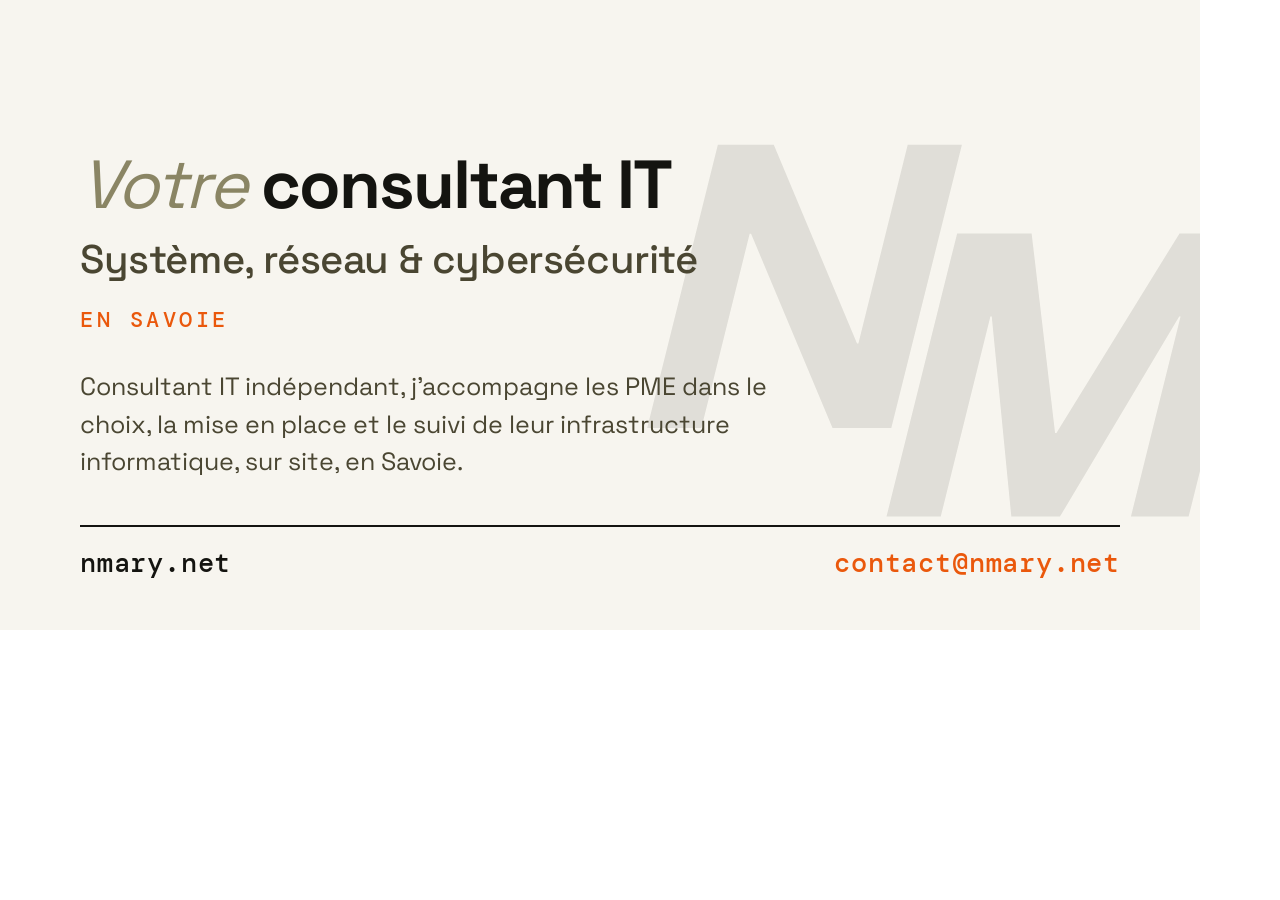
<file: src/og-template.html>
<!DOCTYPE html>
<html lang="fr">
<head>
<meta charset="utf-8">
<!-- Source for assets/og.png (1200x630). Edit here, then re-render from repo root:
     chromium --headless --no-sandbox --hide-scrollbars --force-device-scale-factor=1 \
       --window-size=1200,630 --virtual-time-budget=2000 \
       --screenshot=assets/og.png "file://$PWD/src/og-template.html" -->
<style>
  @font-face { font-family: 'Space Grotesk'; src: url('../assets/fonts/space-grotesk-latin.woff2') format('woff2'); font-weight: 400 700; font-display: block; }
  @font-face { font-family: 'DM Mono'; src: url('../assets/fonts/dm-mono-500-latin.woff2') format('woff2'); font-weight: 500; font-display: block; }
  * { margin: 0; padding: 0; box-sizing: border-box; }
  html, body { width: 1200px; height: 630px; }
  .card {
    position: relative; width: 1200px; height: 630px; overflow: hidden;
    background: #F7F5EF; color: #141410;
    font-family: 'Space Grotesk', sans-serif;
    padding: 76px 80px;
    display: flex; flex-direction: column; justify-content: center;
  }
  .wm { position: absolute; right: -60px; top: 50%; transform: translateY(-50%); width: 620px; height: 613px; }
  .wm path { fill: #141410; opacity: .10; }
  .content { position: relative; max-width: 760px; }
  .l1 { font-size: 68px; line-height: 1.05; letter-spacing: -.03em; color: #3A3728; }
  .l1 .you { font-style: italic; font-weight: 400; color: #8A8564; }
  .l1 .role { font-weight: 700; color: #141410; }
  .l2 { font-size: 40px; font-weight: 500; letter-spacing: -.01em; color: #4A4632; margin-top: 14px; }
  .badge { display: inline-block; font-family: 'DM Mono', monospace; font-size: 22px; font-weight: 500; letter-spacing: .16em; color: #EA580C; margin-top: 20px; }
  .desc { font-size: 25px; line-height: 1.5; color: #4A4632; margin-top: 34px; max-width: 720px; }
  .rule { position: absolute; left: 80px; right: 80px; bottom: 50px; border-top: 2px solid #141410; padding-top: 18px; display: flex; justify-content: space-between; align-items: baseline; font-family: 'DM Mono', monospace; font-size: 27px; letter-spacing: .03em; color: #141410; }
  .rule .accent { color: #EA580C; }
</style>
</head>
<body>
  <div class="card">
    <svg class="wm" viewBox="0 0 189 187" aria-hidden="true">
      <path d="M76.5867 128H58.6667L33.8133 68.6933H33.3867L18.6667 128H2.13333L23.68 41.6H40.7467L66.1333 102.187H66.56L81.6 41.6H98.1333L76.5867 128Z"></path>
      <path d="M75.1333 155L96.68 68.6H119.4L126.547 129.507H126.973L164.52 68.6H188.84L167.293 155H149.693L164.84 93.9867H164.413L128.04 155H113.213L107.24 93.9867H106.813L91.6667 155H75.1333Z"></path>
    </svg>
    <div class="content">
      <div class="l1"><span class="you">Votre</span> <span class="role">consultant IT</span></div>
      <div class="l2">Système, réseau &amp; cybersécurité</div>
      <div class="badge">EN SAVOIE</div>
      <div class="desc">Consultant IT indépendant, j'accompagne les PME dans le choix, la mise en place et le suivi de leur infrastructure informatique, sur site, en Savoie.</div>
    </div>
    <div class="rule">
      <span>nmary.net</span>
      <span class="accent">contact@nmary.net</span>
    </div>
  </div>
</body>
</html>
</file>
<file: assets/style.css>
/* ---- Self-hosted fonts ---- */
/* Space Grotesk (variable, weights 400–700) */
@font-face {
  font-family: 'Space Grotesk'; font-style: normal; font-weight: 400 700; font-display: swap;
  src: url('fonts/space-grotesk-latin.woff2') format('woff2');
  unicode-range: U+0000-00FF, U+0131, U+0152-0153, U+02BB-02BC, U+02C6, U+02DA, U+02DC, U+0304, U+0308, U+0329, U+2000-206F, U+20AC, U+2122, U+2191, U+2193, U+2212, U+2215, U+FEFF, U+FFFD;
}
@font-face {
  font-family: 'Space Grotesk'; font-style: normal; font-weight: 400 700; font-display: swap;
  src: url('fonts/space-grotesk-latin-ext.woff2') format('woff2');
  unicode-range: U+0100-02BA, U+02BD-02C5, U+02C7-02CC, U+02CE-02D7, U+02DD-02FF, U+0304, U+0308, U+0329, U+1D00-1DBF, U+1E00-1E9F, U+1EF2-1EFF, U+2020, U+20A0-20AB, U+20AD-20C0, U+2113, U+2C60-2C7F, U+A720-A7FF;
}
/* DM Mono */
@font-face {
  font-family: 'DM Mono'; font-style: normal; font-weight: 400; font-display: swap;
  src: url('fonts/dm-mono-400-latin.woff2') format('woff2');
  unicode-range: U+0000-00FF, U+0131, U+0152-0153, U+02BB-02BC, U+02C6, U+02DA, U+02DC, U+0304, U+0308, U+0329, U+2000-206F, U+20AC, U+2122, U+2191, U+2193, U+2212, U+2215, U+FEFF, U+FFFD;
}
@font-face {
  font-family: 'DM Mono'; font-style: normal; font-weight: 400; font-display: swap;
  src: url('fonts/dm-mono-400-latin-ext.woff2') format('woff2');
  unicode-range: U+0100-02BA, U+02BD-02C5, U+02C7-02CC, U+02CE-02D7, U+02DD-02FF, U+0304, U+0308, U+0329, U+1D00-1DBF, U+1E00-1E9F, U+1EF2-1EFF, U+2020, U+20A0-20AB, U+20AD-20C0, U+2113, U+2C60-2C7F, U+A720-A7FF;
}
@font-face {
  font-family: 'DM Mono'; font-style: normal; font-weight: 500; font-display: swap;
  src: url('fonts/dm-mono-500-latin.woff2') format('woff2');
  unicode-range: U+0000-00FF, U+0131, U+0152-0153, U+02BB-02BC, U+02C6, U+02DA, U+02DC, U+0304, U+0308, U+0329, U+2000-206F, U+20AC, U+2122, U+2191, U+2193, U+2212, U+2215, U+FEFF, U+FFFD;
}
@font-face {
  font-family: 'DM Mono'; font-style: normal; font-weight: 500; font-display: swap;
  src: url('fonts/dm-mono-500-latin-ext.woff2') format('woff2');
  unicode-range: U+0100-02BA, U+02BD-02C5, U+02C7-02CC, U+02CE-02D7, U+02DD-02FF, U+0304, U+0308, U+0329, U+1D00-1DBF, U+1E00-1E9F, U+1EF2-1EFF, U+2020, U+20A0-20AB, U+20AD-20C0, U+2113, U+2C60-2C7F, U+A720-A7FF;
}

html { scroll-behavior: smooth; }
body { margin: 0; }

.icon { display: inline-block; width: 1em; height: 1em; flex-shrink: 0; fill: none; stroke: currentColor; stroke-width: 2; stroke-linecap: round; stroke-linejoin: round; vertical-align: middle; }
a { color: #B8410C; text-decoration: none; }
a:hover { color: #EA580C; }
.link-dashed { text-decoration: underline; text-decoration-style: dashed; text-underline-offset: 2px; }

@keyframes wiggle {
  0%, 100% { transform: rotate(0deg); }
  20% { transform: rotate(-14deg); }
  40% { transform: rotate(12deg); }
  60% { transform: rotate(-9deg); }
  80% { transform: rotate(7deg); }
}

/* ---- Page shell ---- */
.page { background: #F7F5EF; color: #141410; font-family: 'Space Grotesk', -apple-system, BlinkMacSystemFont, sans-serif; min-height: 100vh; }
.legal-container { margin: 0 auto; }

/* ---- Top navigation ---- */
.nav { position: sticky; top: 0; z-index: 20; background: rgba(247,245,239,.92); backdrop-filter: saturate(140%) blur(8px); border-bottom: 1px solid rgba(20,20,16,.08); }
.nav-inner { max-width: 1080px; margin: 0 auto; padding: .8rem 1.5rem; display: flex; align-items: center; gap: 1.2rem; }
.nav-logo { display: inline-flex; align-items: center; font-weight: 700; font-size: 17px; letter-spacing: -.02em; color: #141410; }
.nav-logo:hover { color: #B8410C; }
.nav-links { display: flex; margin-left: auto; gap: 1.5rem; }
.nav-links a { font-size: 15px; font-weight: 500; color: #4A4632; }
.nav-links a:hover { color: #B8410C; }
@media (max-width: 460px) {
  .nav-links { gap: 1rem; }
  .nav-links a { font-size: 14px; }
}

/* ---- Card component (prestations, zone, faq) ---- */
/* clip-path decoupe la sortie du filtre applique au MEME element : une
   drop-shadow pose sur .card est donc supprimee par sa propre silhouette.
   L'ombre est portée par le conteneur, dont l'alpha composite est l'union
   des cartes. .card-shell enveloppe les cartes isolees. */
.card { background: #FFFDF6; clip-path: polygon(14px 0,100% 0,100% calc(100% - 14px),calc(100% - 14px) 100%,0 100%,0 14px); }
.grid, .presta-more, .faq-list, .contact-grid, .card-shell {
  filter: drop-shadow(0 1px 1px rgba(20,20,16,.05)) drop-shadow(0 4px 10px rgba(20,20,16,.10));
}
.card-title { margin: 0; font-weight: 600; font-size: 19px; letter-spacing: -.01em; line-height: 1.2; display: flex; align-items: center; gap: 10px; }
.card-icon { font-size: 26px; color: #EA580C; flex-shrink: 0; }
.card-desc { font-size: 14px; color: #4A4632; line-height: 1.55; margin-top: .35rem; }

/* ---- Alternating section bands ---- */
.band { padding: 2.75rem 0; }
.band-alt { background: #F1EDE2; }
.band-inner { max-width: 1080px; margin: 0 auto; padding: 0 1.5rem; }

/* ---- Centered section header (pill + statement) ---- */
.sec-head { text-align: center; max-width: 640px; margin: 0 auto 1.6rem; }
.sec-pill { display: inline-block; font-family: 'DM Mono', monospace; font-weight: 500; font-size: 12px; letter-spacing: .14em; text-transform: uppercase; color: #B8410C; background: rgba(234,88,12,.11); padding: .35rem .75rem; clip-path: polygon(7px 0,100% 0,100% calc(100% - 7px),calc(100% - 7px) 100%,0 100%,0 7px); }
.sec-title { margin: .85rem 0 0; font-weight: 700; font-size: 27px; line-height: 1.18; letter-spacing: -.025em; color: #141410; }
.sec-lead { font-size: 16px; color: #4A4632; line-height: 1.65; margin: .75rem auto 0; max-width: 560px; }
.section-cta { font-size: 15px; font-weight: 600; color: #141410; margin: 1.2rem 0 0; text-align: center; }

/* ---- Hero ---- */
.hero-title { margin: 0; letter-spacing: -.03em; }
.hero-line1 { display: block; font-size: 34px; line-height: 1.08; color: #3A3728; }
.hero-you { font-style: italic; font-weight: 400; color: #EA580C; }
.hero-role { font-weight: 700; color: #141410; }
.hero-line2 { display: block; font-size: 24px; font-weight: 500; color: #4A4632; letter-spacing: -.01em; margin-top: .5rem; }
.hero-badge { display: block; font-family: 'DM Mono', monospace; font-size: 14px; font-weight: 500; letter-spacing: .1em; color: #B8410C; margin-top: .6rem; }
.hero-desc { font-size: 17px; color: #4A4632; line-height: 1.6; max-width: 440px; margin: 1.1rem 0 0; }
.hero-actions { display: flex; gap: 12px; flex-wrap: wrap; margin-top: 1.4rem; }
/* .cta-ghost-icon : meme reglage, nom neutre. Le bouton fantome ne porte pas toujours un
   telephone (page contact : un globe), et une classe ne doit pas mentir sur son contenu. */
.cta-phone, .cta-ghost-icon { font-size: 18px; color: #EA580C; }
.hero-sub-actions { margin-top: .9rem; }
.hero-jump { font-family: 'DM Mono', monospace; font-size: 13px; font-weight: 500; letter-spacing: .05em; color: #5F5B47; }
.hero-jump:hover { color: #EA580C; }

/* ---- CTA buttons ---- */
.cta { display: inline-flex; align-items: center; gap: 8px; background: #141410; color: #F7F5EF; font-weight: 600; font-size: 15px; padding: .7rem 1.3rem; clip-path: polygon(10px 0,100% 0,100% calc(100% - 10px),calc(100% - 10px) 100%,0 100%,0 10px); }
.cta-arrow { display: inline-flex; font-size: 17px; transition: transform .25s cubic-bezier(.34,1.56,.64,1); }
.cta:hover { background: #EA580C; color: #141410; }
.cta:hover .cta-arrow { transform: translate(3px,-3px); }
.cta-ghost { display: inline-block; background: #141410; padding: 1px; clip-path: polygon(10px 0,100% 0,100% calc(100% - 10px),calc(100% - 10px) 100%,0 100%,0 10px); }
.cta-ghost:hover { background: #EA580C; }
.cta-ghost-inner { display: flex; align-items: center; gap: 8px; background: #FFFDF6; color: #141410; font-weight: 600; font-size: 15px; padding: .7rem 1.3rem; clip-path: polygon(9px 0,100% 0,100% calc(100% - 9px),calc(100% - 9px) 100%,0 100%,0 9px); }

/* ---- Logo mark ---- */
.mark { color: #141410; }
.mark svg { width: 100%; height: 100%; pointer-events: none; }
.mark .wm { fill: currentColor; opacity: .12; }

/* ---- Prestations grid ---- */
.row { padding: 1.2rem 1.3rem; transition: background .18s ease, transform .18s ease; }
.row:hover { background: rgba(234,88,12,.06); transform: translateY(-2px); }
.grid a.card { display: block; color: #141410; }
.card-more { display: inline-flex; align-items: center; gap: 6px; margin-top: .9rem; font-family: 'DM Mono', monospace; font-size: 13px; font-weight: 500; letter-spacing: .06em; color: #5F5B47; transition: color .18s ease; }
.card-more .icon { font-size: 15px; transition: transform .25s cubic-bezier(.34,1.56,.64,1); }
.row:hover .card-more { color: #EA580C; }
.row:hover .card-more .icon { transform: translate(2px,-2px); }
.card-num { display: block; text-align: right; font-family: 'DM Mono', monospace; font-size: 12px; font-weight: 500; letter-spacing: .06em; color: #C7C0AD; margin-bottom: .5rem; transition: color .18s ease; }
.row:hover .card-num { color: #EA580C; }

/* ---- Parcours ---- */
.parcours-text { font-size: 17px; color: #2E2B1E; line-height: 1.7; margin: 1.3rem 0 0; }

/* ---- Zone ---- */
.zone-box { display: flex; align-items: center; padding: 1.9rem 2rem; max-width: 860px; margin: 0 auto; }
.zone-col { flex: 1; min-width: 0; }
.zone-col-left { flex: 0 0 42%; padding-right: 2.6rem; }
.zone-col-right { padding-left: 2.6rem; border-left: 1px solid #E7E1D0; }
.zone-desc { font-size: 15px; color: #4A4632; line-height: 1.7; margin: 0; }
.zone-address { display: flex; align-items: flex-start; gap: 8px; margin: .8rem 0 0; font-family: 'DM Mono', monospace; font-weight: 500; font-size: 13px; line-height: 1.7; color: #5F5B47; }
.zone-address .icon { font-size: 16px; color: #8A9E5A; flex-shrink: 0; margin-top: 3px; }
.zone-line { font-size: 16px; color: #2E2B1E; line-height: 2.2; margin: 0; }
.zone-tag { display: inline-flex; align-items: center; gap: 6px; padding: .28rem .66rem; font-weight: 600; font-size: 14px; vertical-align: middle; clip-path: polygon(7px 0,100% 0,100% calc(100% - 7px),calc(100% - 7px) 100%,0 100%,0 7px); }
.zone-tag .icon { font-size: 17px; }
.zone-tag.olive { background: rgba(138,158,90,.18); color: #4E5E2A; }
.zone-tag.orange { background: rgba(234,88,12,.13); color: #B8410C; }
.zone-note { font-style: italic; font-size: 14px; color: #5F5B47; line-height: 1.6; margin: 1rem 0 0; }

/* ---- FAQ ---- */
.faq-list { display: flex; flex-direction: column; gap: 10px; max-width: 780px; margin: 0 auto; }
.faq-item { padding: 1.1rem 1.3rem; }
.faq-question { font-weight: 600; font-size: 16px; letter-spacing: -.01em; display: flex; align-items: center; justify-content: space-between; gap: 14px; cursor: pointer; list-style: none; }
.faq-question::-webkit-details-marker { display: none; }
.faq-chevron { font-size: 20px; color: #EA580C; flex-shrink: 0; transition: transform .22s ease; }
.faq-item[open] .faq-chevron { transform: rotate(180deg); }
.faq-answer { font-size: 15px; color: #4A4632; line-height: 1.65; margin-top: .8rem; }

/* ---- Contact ---- */
.contact-grid { display: grid; grid-template-columns: 1fr; gap: 14px; max-width: 660px; margin: 0 auto; }
.contact-card { display: flex; flex-direction: column; align-items: center; justify-content: center; text-align: center; padding: 1.6rem 1.3rem; color: #141410; transition: background .18s ease, transform .18s ease; }
.contact-card:hover { background: rgba(234,88,12,.05); transform: translateY(-2px); }
.contact-card-icon { font-size: 28px; color: #EA580C; }
.contact-card:hover .contact-card-icon { animation: wiggle .5s ease; }
.contact-card-label { font-family: 'DM Mono', monospace; font-weight: 500; font-size: 12px; letter-spacing: .14em; text-transform: uppercase; color: #4E5E2A; margin-top: .7rem; }
.contact-card-value { font-family: 'DM Mono', monospace; font-weight: 600; font-size: 19px; color: #141410; margin-top: .5rem; border-bottom: 1px dashed #EA580C; padding-bottom: 2px; }
.contact-card:hover .contact-card-value { color: #B8410C; }

@media (min-width: 560px) {
  .contact-grid { grid-template-columns: 1fr 1fr; }
}

/* ---- Footer (bande sombre, 3 colonnes, logotype de cloture) ---- */
.footer { background: #141410; color: #C7C0AD; padding: 3rem 0 1.5rem; }
.footer-inner { max-width: 1080px; margin: 0 auto; padding: 0 1.5rem; }
.footer-cols { display: grid; grid-template-columns: 1fr; gap: 2.2rem; }
.footer-col { display: flex; flex-direction: column; align-items: flex-start; gap: .6rem; }
.footer-col-title { font-family: 'DM Mono', monospace; font-weight: 500; font-size: 12px; letter-spacing: .14em; text-transform: uppercase; color: #A8A08A; }
.footer-col a { font-size: 15px; color: #E9E5D9; transition: color .15s ease; }
.footer-col a:hover { color: #EA580C; }
.footer-col .icon { font-size: 16px; margin-right: 7px; color: #8A9E5A; }
.footer-addr { font-size: 14px; line-height: 1.7; color: #ADA692; margin: .2rem 0 0; }
.footer-bottom { display: flex; flex-direction: column; align-items: center; text-align: center; gap: .5rem; margin-top: 2.4rem; font-family: 'DM Mono', monospace; font-weight: 500; font-size: 12px; color: #ADA692; border-top: 1px solid rgba(247,245,239,.12); padding-top: 1.2rem; }
.footer-brand { color: #E9E5D9; text-decoration: underline; text-decoration-style: dashed; text-underline-offset: 3px; }
.footer-brand:hover { color: #EA580C; }

@media (min-width: 700px) {
  .footer-cols { grid-template-columns: 1.2fr 1fr 1fr; gap: 2rem; }
  .footer-bottom { flex-direction: row; justify-content: space-between; text-align: left; }
}
@media (min-width: 860px) {
  .footer { padding: 4rem 0 1.8rem; }
  .footer-inner { padding: 0 3rem; }
}

.hero { position: relative; color: #141410; }
.hero-text { position: relative; z-index: 1; max-width: none; }
.mark { position: absolute; top: 2.5rem; right: 1.2rem; width: 340px; height: 337px; }
.grid { display: grid; grid-template-columns: 1fr; gap: 14px; }
.grid > .card { min-width: 0; }
.grid .card-title { align-items: flex-start; }
.grid .card-icon { line-height: 1.2; }
#prestations, #parcours, #zone, #faq, #contact { scroll-margin-top: 68px; }

@media (max-width: 639px) {
  .zone-box { flex-direction: column; align-items: stretch; }
  .zone-col-left { flex-basis: auto; padding-right: 0; }
  .zone-col-right { padding-left: 0; border-left: 0; border-top: 1px solid #E7E1D0; margin-top: 1.3rem; padding-top: 1.3rem; }
}

@media (min-width: 560px) {
  .grid { grid-template-columns: 1fr 1fr; }
}
@media (min-width: 560px) and (max-width: 859px) {
  .grid .card-title { min-height: 2.4em; }
}

@media (min-width: 860px) {
  .hero { display: flex; align-items: center; justify-content: space-between; gap: 2.5rem; }
  .hero-text { max-width: 560px; }
  .hero-line1 { font-size: 46px; }
  .hero-line2 { font-size: 27px; }
  .mark { position: static; width: 400px; height: 396px; flex-shrink: 0; }
  .band { padding: 4rem 0; }
  .band-inner { padding: 0 3rem; }
  .nav-inner { padding: .9rem 3rem; }
  .sec-head { margin-bottom: 2.1rem; }
  .sec-title { font-size: 34px; }
}

/* ---- Prestation page header (hero, left-aligned like the home hero) ---- */
.presta-hero { padding: 2rem 0 2.5rem; }
.back-link .icon { font-size: 16px; }
.back-link:hover { color: #EA580C; }

.presta-header { margin-top: 1.3rem; max-width: 680px; }
.presta-eyebrow { display: flex; align-items: center; gap: .6rem; font-family: 'DM Mono', monospace; font-size: 13px; font-weight: 500; letter-spacing: .1em; color: #B8410C; text-transform: uppercase; }
.presta-eyebrow .icon { font-size: 20px; }
.presta-title { font-size: 34px; font-weight: 700; letter-spacing: -.03em; line-height: 1.08; margin: .9rem 0 0; }
.presta-sub { font-size: 19px; font-weight: 500; color: #4A4632; letter-spacing: -.01em; margin: .55rem 0 0; }
.presta-lead { font-size: 17px; color: #2E2B1E; line-height: 1.65; margin: 1.1rem 0 0; max-width: 600px; }
.presta-lead strong { font-weight: 600; color: #141410; }

.presta-flag { display: inline-flex; align-items: center; gap: 7px; margin-top: 1.3rem; padding: .32rem .7rem; font-weight: 600; font-size: 13px; background: rgba(234,88,12,.13); color: #B8410C; clip-path: polygon(7px 0,100% 0,100% calc(100% - 7px),calc(100% - 7px) 100%,0 100%,0 7px); }
.presta-flag .icon { font-size: 16px; }

.presta-text { font-size: 16px; color: #4A4632; line-height: 1.75; margin: 0 0 1rem; }
.presta-text:last-child { margin-bottom: 0; }
.prose { max-width: 620px; margin: 0 auto; }
.presta-aside { display: flex; align-items: flex-start; gap: .8rem; max-width: 620px; margin: 2.2rem auto 0; padding: 1rem 1.2rem; background: rgba(138,158,90,.14); font-size: 15px; line-height: 1.6; color: #3A3728; clip-path: polygon(10px 0,100% 0,100% calc(100% - 10px),calc(100% - 10px) 100%,0 100%,0 10px); }
.presta-aside .icon { font-size: 18px; color: #4E5E2A; flex-shrink: 0; margin-top: 2px; }
.presta-aside a { color: #4E5E2A; text-decoration: underline; text-decoration-style: dashed; text-underline-offset: 2px; }
.presta-aside a:hover { color: #B8410C; }

/* Check lists */
.check-list { list-style: none; padding: 0; margin: 0; display: flex; flex-direction: column; gap: .8rem; max-width: 620px; margin-inline: auto; }
.check-list li { display: flex; align-items: flex-start; gap: .8rem; font-size: 16px; color: #4A4632; line-height: 1.65; }
.check-list .icon { font-size: 19px; color: #8A9E5A; flex-shrink: 0; margin-top: 1px; }
.check-list strong { font-weight: 600; color: #141410; }

/* Numbered flow : chronologie, pastille pleine reliee par un filet */
.flow { list-style: none; counter-reset: flow; padding: 0; margin: 0 auto; max-width: 620px; }
.flow li { counter-increment: flow; position: relative; padding: 0 0 1.6rem 48px; }
.flow li:last-child { padding-bottom: 0; }
.flow li::before { content: counter(flow, decimal-leading-zero); position: absolute; left: 0; top: 0; width: 30px; height: 30px; display: flex; align-items: center; justify-content: center; font-family: 'DM Mono', monospace; font-weight: 500; font-size: 12px; color: #141410; background: rgba(234,88,12,.16); clip-path: polygon(7px 0,100% 0,100% calc(100% - 7px),calc(100% - 7px) 100%,0 100%,0 7px); }
.flow li:not(:last-child)::after { content: ""; position: absolute; left: 14px; top: 38px; bottom: 4px; width: 2px; background: #DCD5C3; }
.flow-title { margin: 0; padding-top: 4px; font-weight: 600; font-size: 17px; letter-spacing: -.01em; line-height: 1.3; color: #141410; }
.flow-desc { font-size: 15px; color: #4A4632; line-height: 1.65; margin: .4rem 0 0; }
.flow-out { display: block; margin-top: .55rem; font-family: 'DM Mono', monospace; font-weight: 500; font-size: 13px; line-height: 1.6; letter-spacing: .02em; color: #5F5B47; }
.flow-out b { font-weight: 500; color: #4E5E2A; }

/* Billing block */
.billing { padding: 1.6rem 1.6rem; max-width: 620px; margin: 0 auto; }
.billing-lead { font-size: 19px; font-weight: 600; letter-spacing: -.01em; color: #141410; margin: 0; }
.billing-note { font-size: 15px; color: #4A4632; line-height: 1.7; margin: .8rem 0 0; }
.billing-note strong { font-weight: 600; color: #141410; }
.billing-meta { font-family: 'DM Mono', monospace; font-weight: 500; font-size: 13px; letter-spacing: .04em; color: #5F5B47; line-height: 1.7; margin: 1.1rem 0 0; padding-top: .9rem; border-top: 1px solid #E7E1D0; }

/* Related prestations */
.presta-more { display: grid; grid-template-columns: 1fr; gap: 14px; max-width: 900px; margin: 0 auto; }
.presta-more .card { padding: 1rem 1.2rem; display: block; color: #141410; }
.presta-more a.card:hover .card-title { color: #B8410C; }
.presta-more .card-title { font-size: 16px; }

@media (min-width: 700px) {
  .presta-more { grid-template-columns: repeat(3, 1fr); }
}
@media (min-width: 860px) {
  .presta-hero { padding: 2.6rem 0 3.2rem; }
  .presta-title { font-size: 44px; }
}

/* ---- Legal pages (mentions-legales.html, cgv.html) ---- */
.legal-container { max-width: 720px; }
.legal-wrap { padding: 2.4rem 1.5rem 2.8rem; }
.back-link { display: inline-flex; align-items: center; gap: 6px; font-family: 'DM Mono', monospace; font-size: 14px; font-weight: 500; letter-spacing: .05em; color: #141410; }
.legal-title { font-size: 30px; font-weight: 700; letter-spacing: -.02em; margin: 1.4rem 0 0; }
.legal-updated { font-family: 'DM Mono', monospace; font-size: 13px; color: #4A4632; letter-spacing: .06em; margin: .6rem 0 0; text-transform: uppercase; }
.legal-sections { display: flex; flex-direction: column; gap: 2.2rem; margin-top: 2.4rem; }
.legal-section-title { font-weight: 700; font-size: 17px; border-bottom: 2px solid #141410; padding-bottom: .5rem; }
.legal-section-text { font-size: 15px; color: #4A4632; line-height: 1.7; margin: 1rem 0 0; }
@media (min-width: 860px) {
  .legal-container { max-width: 840px; }
  .legal-wrap { padding: 4rem 3rem 5rem; }
}

/* ---- Contact page (contact/index.html) ---- */
/* Cette page est la destination du QR imprime au verso de la carte de visite : elle arrive
   presque toujours d'un telephone, et son premier travail est de faire enregistrer la fiche.
   D'ou les actions centrees sous un .sec-head, la ou un hero les aligne a gauche. */
.contact-actions { justify-content: center; margin-top: 0; margin-bottom: 1.6rem; }
/* Seule la carte Adresse porte une deuxieme ligne : le code postal et la ville completent la
   voie sans meriter le meme corps. Les trois autres cartes n'ont qu'une valeur, la .sub reste
   donc l'exception et non un element de la grille. */
.contact-card-sub { font-family: 'DM Mono', monospace; font-weight: 500; font-size: 13px;
  letter-spacing: .04em; color: #5F5B47; margin-top: .45rem; }
/* .presta-more passe a trois colonnes a 700px, ce qui laisse une carte seule sur la deuxieme
   ligne quand il y en a quatre. Ici les quatre prestations sont listees, donc 2x2. */
.presta-more-4 { max-width: 620px; }
@media (min-width: 700px) {
  .presta-more-4 { grid-template-columns: repeat(2, 1fr); }
}
</file>
